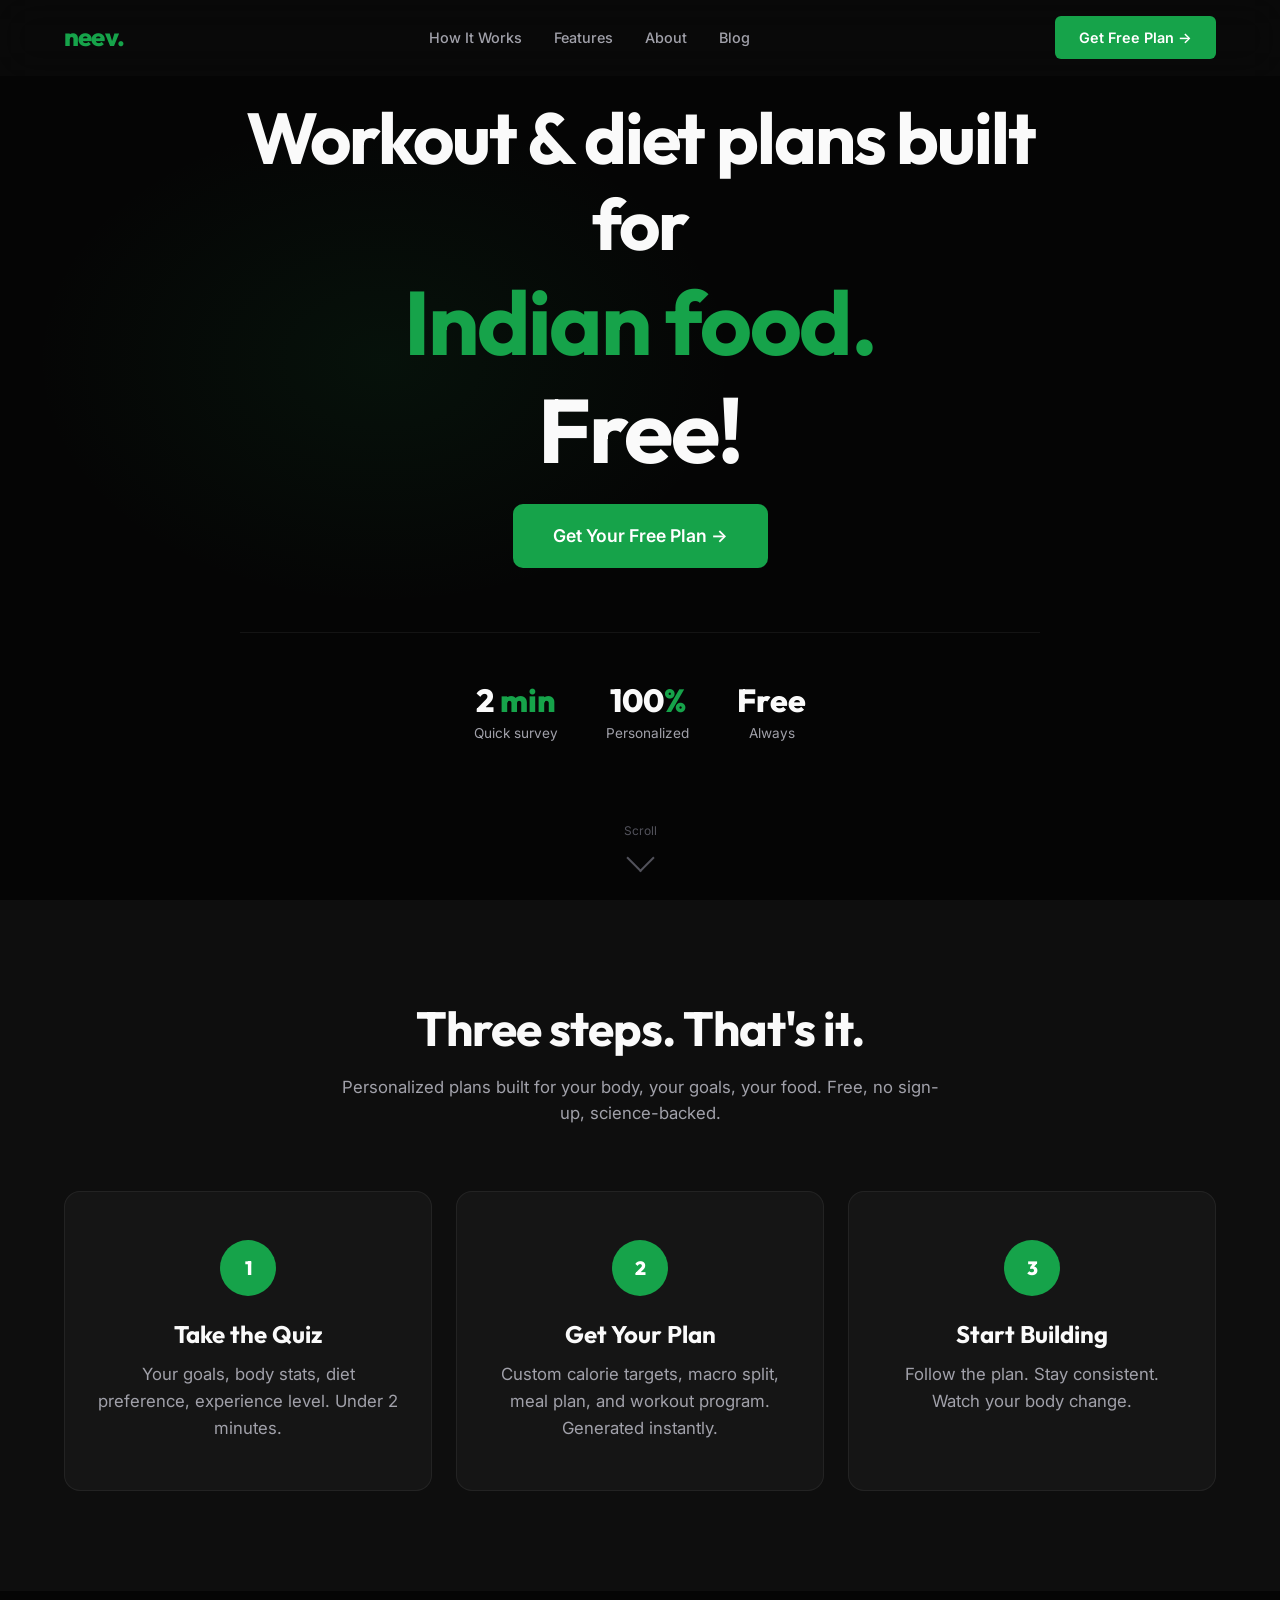
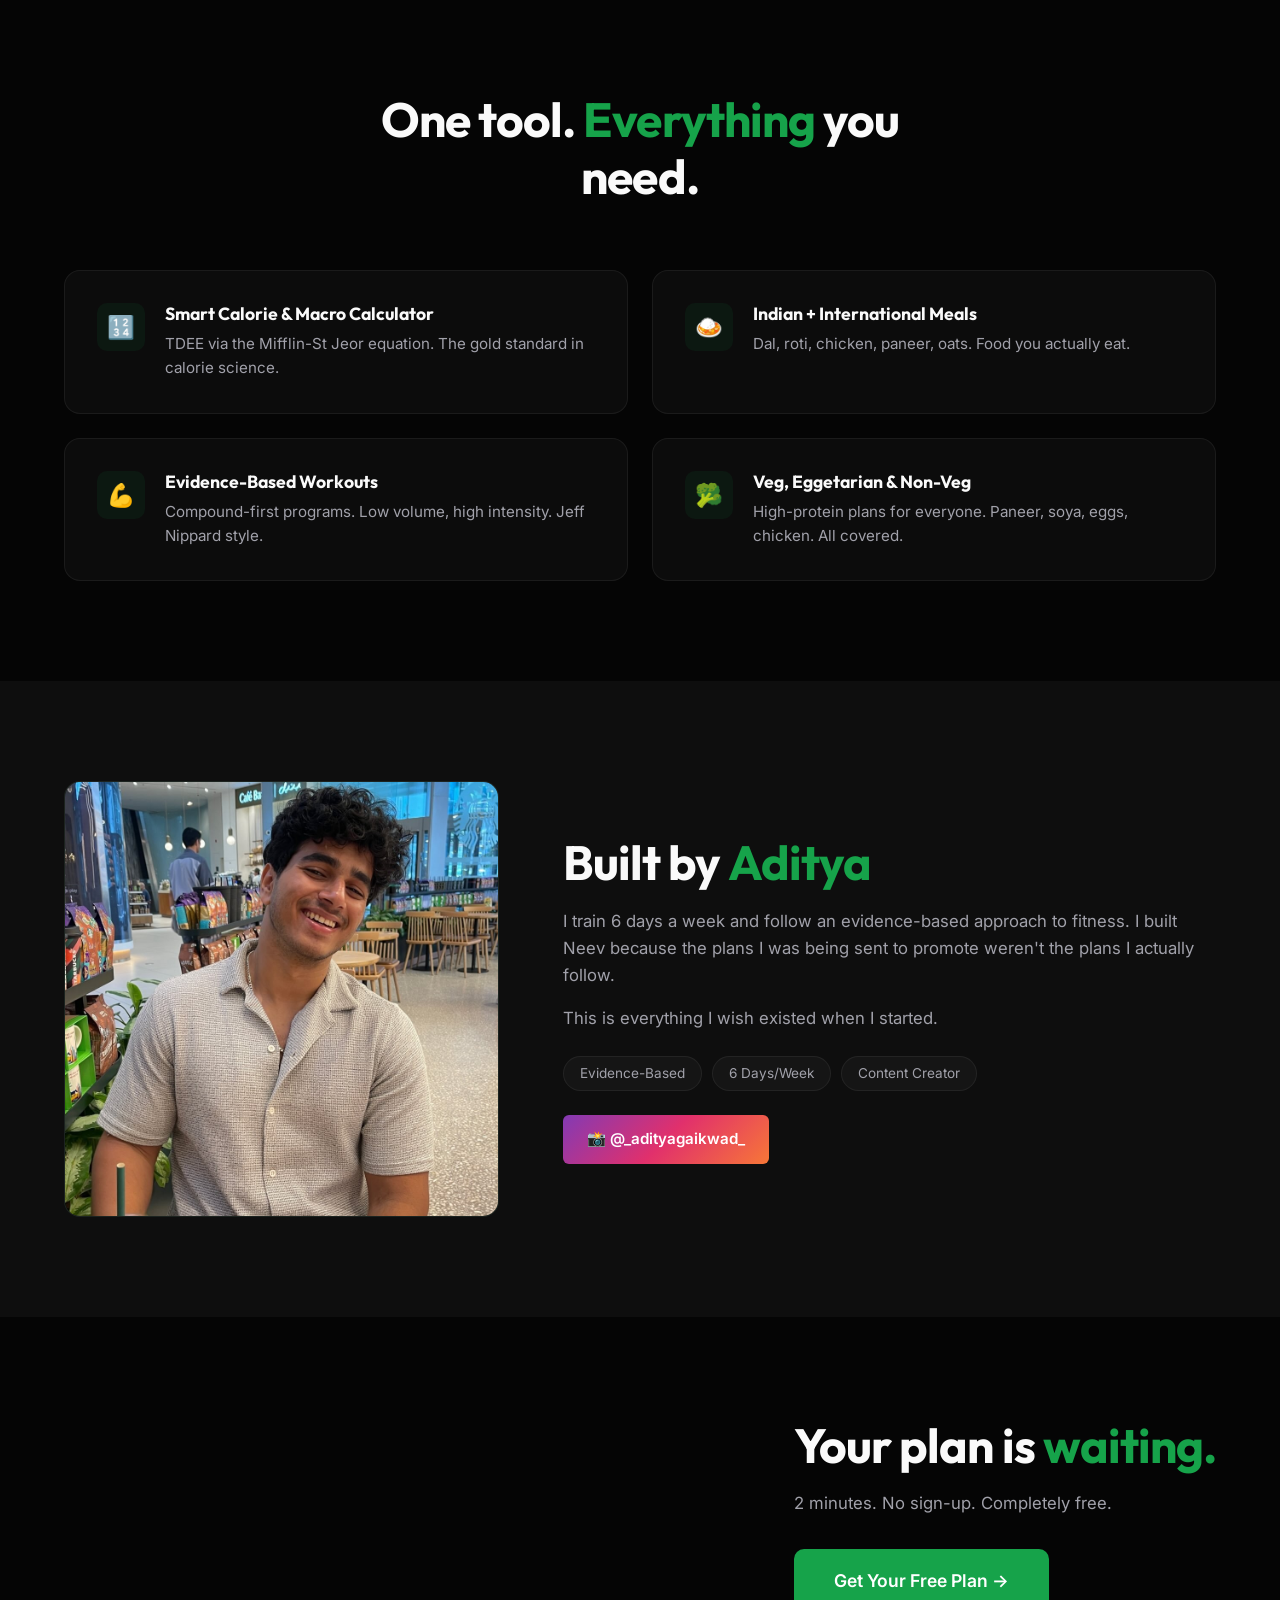
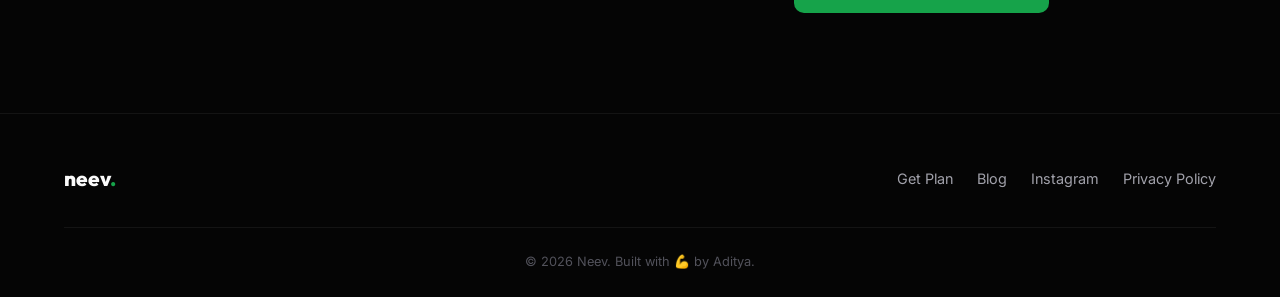
<file: index.html>
<!DOCTYPE html>
<html lang="en">
<head>
  <meta charset="UTF-8">
  <meta name="viewport" content="width=device-width, initial-scale=1.0, viewport-fit=cover">
  <title>Neev — Free Workout & Diet Plans Built for Indian Food</title>
  <meta name="description" content="Get a free personalized workout and diet plan built for Indian food. Science-backed fitness plans for beginners and intermediates. No sign-up needed.">
  <meta name="keywords" content="fitness plan, diet plan, workout plan, Indian diet, gym beginner, protein, muscle gain, fat loss, TDEE calculator">
  <meta name="theme-color" content="#050505">
  <link rel="stylesheet" href="style.css">
  <script async src="https://pagead2.googlesyndication.com/pagead/js/adsbygoogle.js?client=ca-pub-9904864154045842" crossorigin="anonymous"></script>
</head>
<body>

  <!-- Navbar -->
  <nav class="navbar" id="navbar">
    <div class="container">
      <a href="index.html" class="nav-logo">neev<span>.</span></a>
      <ul class="nav-links" id="navLinks">
        <li><a href="#how-it-works">How It Works</a></li>
        <li><a href="#features">Features</a></li>
        <li><a href="#creator">About</a></li>
        <li><a href="blog.html">Blog</a></li>
      </ul>
      <a href="survey.html" class="nav-cta">Get Free Plan →</a>
      <button class="nav-mobile-toggle" id="mobileToggle" aria-label="Toggle menu">☰</button>
    </div>
  </nav>

  <!-- Hero -->
  <section class="hero" id="hero">
    <div class="hero-bg"></div>
    <div class="container">
      <div class="hero-content">
        <h1>Workout & diet plans built for<br><span class="text-gradient" style="font-size:1.25em;">Indian food.</span><br><span style="font-size:1.25em;">Free!</span></h1>
        <div class="hero-buttons">
          <a href="survey.html" class="btn btn-primary btn-lg">Get Your Free Plan →</a>
        </div>
        <div class="hero-stats">
          <div class="hero-stat">
            <h3>2 <span>min</span></h3>
            <p>Quick survey</p>
          </div>
          <div class="hero-stat">
            <h3>100<span>%</span></h3>
            <p>Personalized</p>
          </div>
          <div class="hero-stat">
            <h3>Free</h3>
            <p>Always</p>
          </div>
        </div>
      </div>
    </div>
    <div class="scroll-indicator">
      <span>Scroll</span>
      <div class="arrow"></div>
    </div>
  </section>

  <!-- How It Works -->
  <section class="steps" id="how-it-works">
    <div class="container">
      <div class="section-header fade-in">
        <h2>Three steps. That's it.</h2>
        <p>Personalized plans built for your body, your goals, your food. Free, no sign-up, science-backed.</p>
      </div>
      <div class="steps-grid">
        <div class="card step-card fade-in">
          <div class="step-number">1</div>
          <h3>Take the Quiz</h3>
          <p>Your goals, body stats, diet preference, experience level. Under 2 minutes.</p>
        </div>
        <div class="card step-card fade-in fade-in-delay-1">
          <div class="step-number">2</div>
          <h3>Get Your Plan</h3>
          <p>Custom calorie targets, macro split, meal plan, and workout program. Generated instantly.</p>
        </div>
        <div class="card step-card fade-in fade-in-delay-2">
          <div class="step-number">3</div>
          <h3>Start Building</h3>
          <p>Follow the plan. Stay consistent. Watch your body change.</p>
        </div>
      </div>
    </div>
  </section>

  <!-- Features -->
  <section class="features" id="features">
    <div class="container">
      <div class="section-header fade-in">
        <h2>One tool. <span class="text-gradient">Everything</span> you need.</h2>
      </div>
      <div class="features-grid">
        <div class="card feature-card fade-in">
          <div class="feature-icon">🔢</div>
          <div>
            <h3>Smart Calorie & Macro Calculator</h3>
            <p>TDEE via the Mifflin-St Jeor equation. The gold standard in calorie science.</p>
          </div>
        </div>
        <div class="card feature-card fade-in fade-in-delay-1">
          <div class="feature-icon">🍛</div>
          <div>
            <h3>Indian + International Meals</h3>
            <p>Dal, roti, chicken, paneer, oats. Food you actually eat.</p>
          </div>
        </div>
        <div class="card feature-card fade-in">
          <div class="feature-icon">💪</div>
          <div>
            <h3>Evidence-Based Workouts</h3>
            <p>Compound-first programs. Low volume, high intensity. Jeff Nippard style.</p>
          </div>
        </div>
        <div class="card feature-card fade-in fade-in-delay-1">
          <div class="feature-icon">🥦</div>
          <div>
            <h3>Veg, Eggetarian & Non-Veg</h3>
            <p>High-protein plans for everyone. Paneer, soya, eggs, chicken. All covered.</p>
          </div>
        </div>
      </div>
    </div>
  </section>

  <!-- Creator -->
  <section class="creator" id="creator">
    <div class="container">
      <div class="creator-content">
        <div class="creator-image fade-in">
          <img src="assets/aditya.jpg" alt="Aditya — Creator of Neev" style="width:100%;height:100%;object-fit:cover;object-position:center top;">
        </div>
        <div class="creator-info fade-in fade-in-delay-1">
          <h2>Built by <span class="text-gradient">Aditya</span></h2>
          <p>I train 6 days a week and follow an evidence-based approach to fitness. I built Neev because the plans I was being sent to promote weren't the plans I actually follow.</p>
          <p>This is everything I wish existed when I started.</p>
          <div class="creator-tags">
            <span class="creator-tag">Evidence-Based</span>
            <span class="creator-tag">6 Days/Week</span>
            <span class="creator-tag">Content Creator</span>
          </div>
          <a href="https://instagram.com/_adityagaikwad_" target="_blank" rel="noopener" class="instagram-link">
            📸 @_adityagaikwad_
          </a>
        </div>
      </div>
    </div>
  </section>

  <!-- CTA -->
  <section style="padding: 100px 0;">
    <div class="container" style="display:flex; justify-content:flex-end;">
      <div class="fade-in" style="max-width: 500px; text-align: left;">
        <h2>Your plan is <span class="text-gradient">waiting.</span></h2>
        <p style="margin: 16px 0 32px;">2 minutes. No sign-up. Completely free.</p>
        <a href="survey.html" class="btn btn-primary btn-lg">Get Your Free Plan →</a>
      </div>
    </div>
  </section>

  <!-- Footer -->
  <footer class="footer">
    <div class="container">
      <div class="footer-content">
        <div class="footer-logo">neev<span>.</span></div>
        <ul class="footer-links">
          <li><a href="survey.html">Get Plan</a></li>
          <li><a href="blog.html">Blog</a></li>
          <li><a href="https://instagram.com/_adityagaikwad_" target="_blank" rel="noopener">Instagram</a></li>
          <li><a href="privacy.html">Privacy Policy</a></li>
        </ul>
      </div>
      <div class="footer-bottom">
        <p>© 2026 Neev. Built with 💪 by Aditya.</p>
      </div>
    </div>
  </footer>

  <script src="js/animations.js"></script>

  <script>
    // Navbar scroll effect
    window.addEventListener('scroll', () => {
      document.getElementById('navbar').classList.toggle('scrolled', window.scrollY > 50);
    });
    // Mobile menu toggle
    document.getElementById('mobileToggle').addEventListener('click', () => {
      document.getElementById('navLinks').classList.toggle('mobile-open');
    });

  </script>
</body>
</html>
</file>
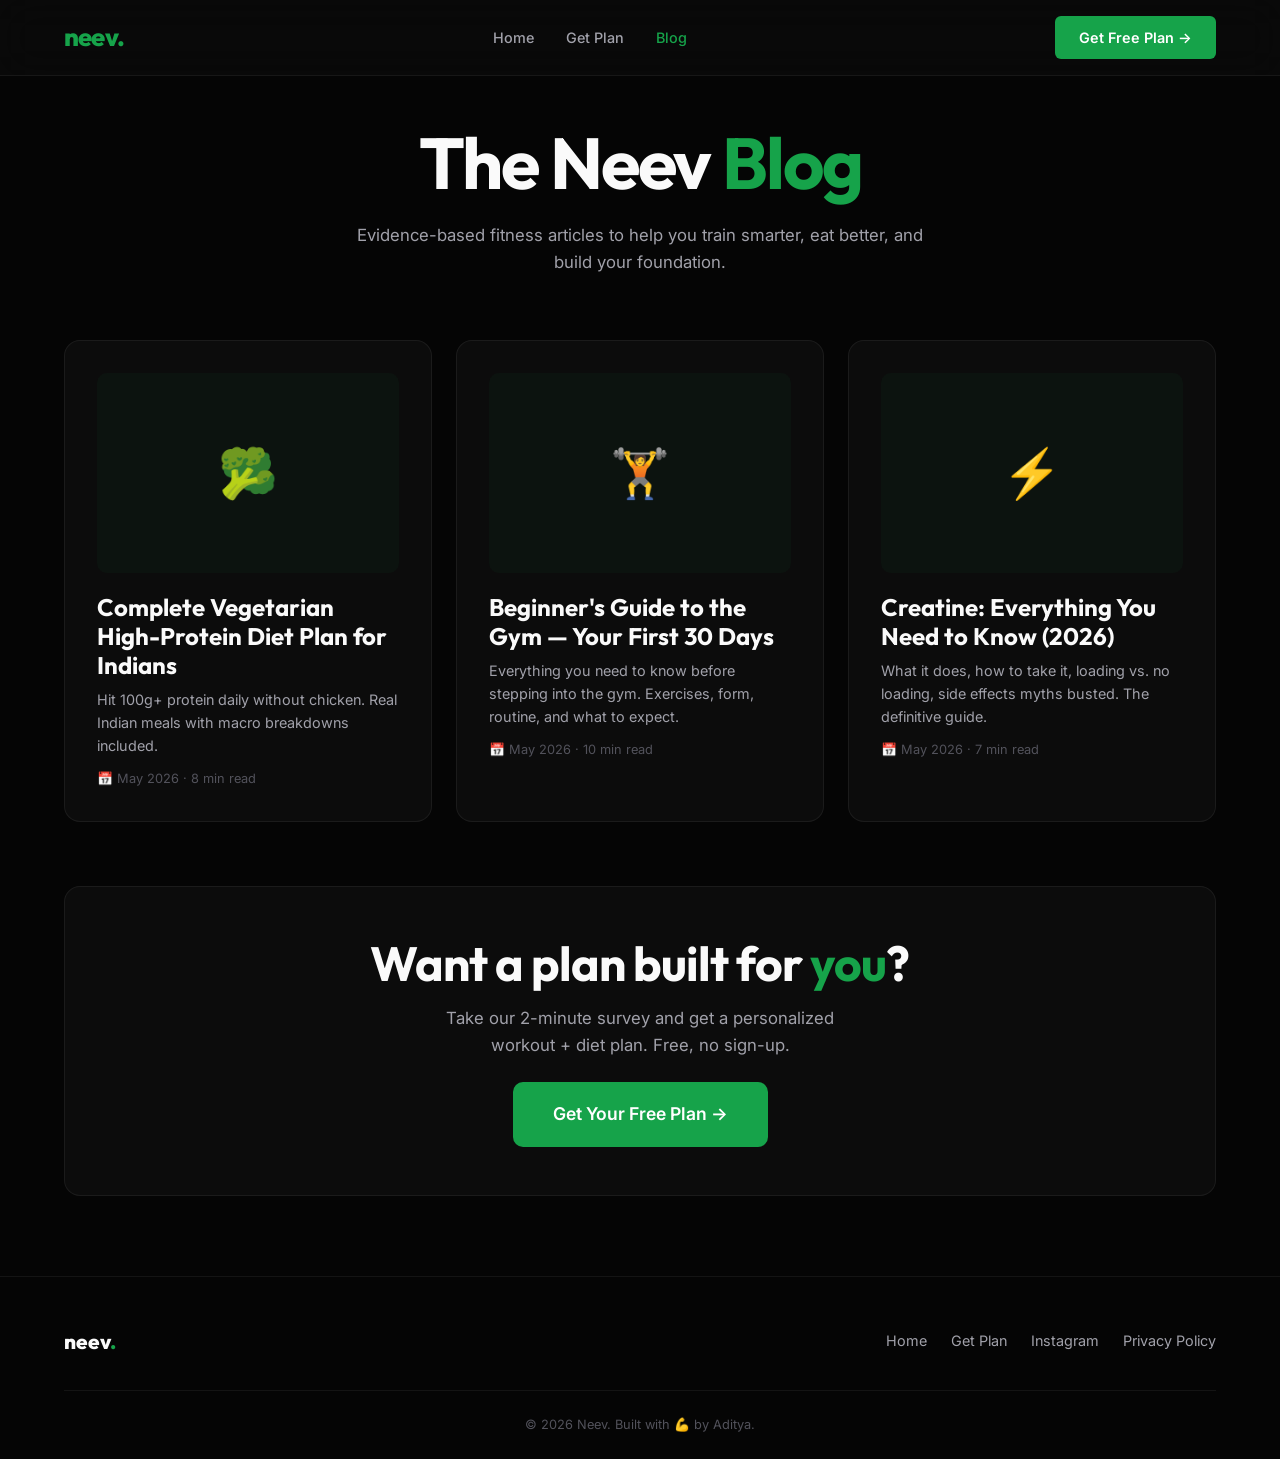
<file: blog.html>
<!DOCTYPE html>
<html lang="en">
<head>
  <meta charset="UTF-8">
  <meta name="viewport" content="width=device-width, initial-scale=1.0, viewport-fit=cover">
  <title>Neev Blog — Fitness Tips, Diet Plans & Workout Guides</title>
  <meta name="description" content="Science-backed fitness articles on diet plans, workout routines, supplements, and healthy lifestyle tips for Indians.">
  <meta name="theme-color" content="#0a0a0a">
  <link rel="stylesheet" href="style.css">
  <script async src="https://pagead2.googlesyndication.com/pagead/js/adsbygoogle.js?client=ca-pub-9904864154045842" crossorigin="anonymous"></script>
</head>
<body>

  <nav class="navbar scrolled">
    <div class="container">
      <a href="index.html" class="nav-logo">neev<span>.</span></a>
      <ul class="nav-links" id="navLinks">
        <li><a href="index.html">Home</a></li>
        <li><a href="survey.html">Get Plan</a></li>
        <li><a href="#" style="color:var(--primary)">Blog</a></li>
      </ul>
      <a href="survey.html" class="nav-cta">Get Free Plan →</a>
      <button class="nav-mobile-toggle" id="mobileToggle" aria-label="Toggle menu">☰</button>
    </div>
  </nav>

  <div class="blog-page">
    <div class="container">
      <div class="section-header fade-in" style="padding-top:20px;">
        <h1>The Neev <span class="text-gradient">Blog</span></h1>
        <p>Evidence-based fitness articles to help you train smarter, eat better, and build your foundation.</p>
      </div>

      <div class="blog-grid">
        <a href="articles/vegetarian-protein-diet.html" class="card blog-card fade-in" style="text-decoration:none;color:inherit;">
          <div class="blog-card-image">🥦</div>
          <h3>Complete Vegetarian High-Protein Diet Plan for Indians</h3>
          <p>Hit 100g+ protein daily without chicken. Real Indian meals with macro breakdowns included.</p>
          <div class="blog-meta">📅 May 2026 · 8 min read</div>
        </a>

        <a href="articles/beginner-gym-guide.html" class="card blog-card fade-in fade-in-delay-1" style="text-decoration:none;color:inherit;">
          <div class="blog-card-image">🏋️</div>
          <h3>Beginner's Guide to the Gym — Your First 30 Days</h3>
          <p>Everything you need to know before stepping into the gym. Exercises, form, routine, and what to expect.</p>
          <div class="blog-meta">📅 May 2026 · 10 min read</div>
        </a>

        <a href="articles/creatine-guide.html" class="card blog-card fade-in fade-in-delay-2" style="text-decoration:none;color:inherit;">
          <div class="blog-card-image">⚡</div>
          <h3>Creatine: Everything You Need to Know (2026)</h3>
          <p>What it does, how to take it, loading vs. no loading, side effects myths busted. The definitive guide.</p>
          <div class="blog-meta">📅 May 2026 · 7 min read</div>
        </a>
      </div>

      <!-- CTA -->
      <div class="card fade-in" style="padding:48px;text-align:center;margin-top:64px;">
        <h2>Want a plan built for <span class="text-gradient">you</span>?</h2>
        <p style="margin:12px auto 24px;max-width:450px;">Take our 2-minute survey and get a personalized workout + diet plan. Free, no sign-up.</p>
        <a href="survey.html" class="btn btn-primary btn-lg">Get Your Free Plan →</a>
      </div>
    </div>
  </div>

  <footer class="footer" style="margin-top:80px;">
    <div class="container">
      <div class="footer-content">
        <div class="footer-logo">neev<span>.</span></div>
        <ul class="footer-links">
          <li><a href="index.html">Home</a></li>
          <li><a href="survey.html">Get Plan</a></li>
          <li><a href="https://instagram.com/_adityagaikwad_" target="_blank" rel="noopener">Instagram</a></li>
          <li><a href="privacy.html">Privacy Policy</a></li>
        </ul>
      </div>
      <div class="footer-bottom">
        <p>&copy; 2026 Neev. Built with 💪 by Aditya.</p>
      </div>
    </div>
  </footer>

  <script src="js/animations.js"></script>

  <script>
    document.getElementById('mobileToggle')?.addEventListener('click', () => {
      document.getElementById('navLinks').classList.toggle('mobile-open');
    });

  </script>
</body>
</html>
</file>
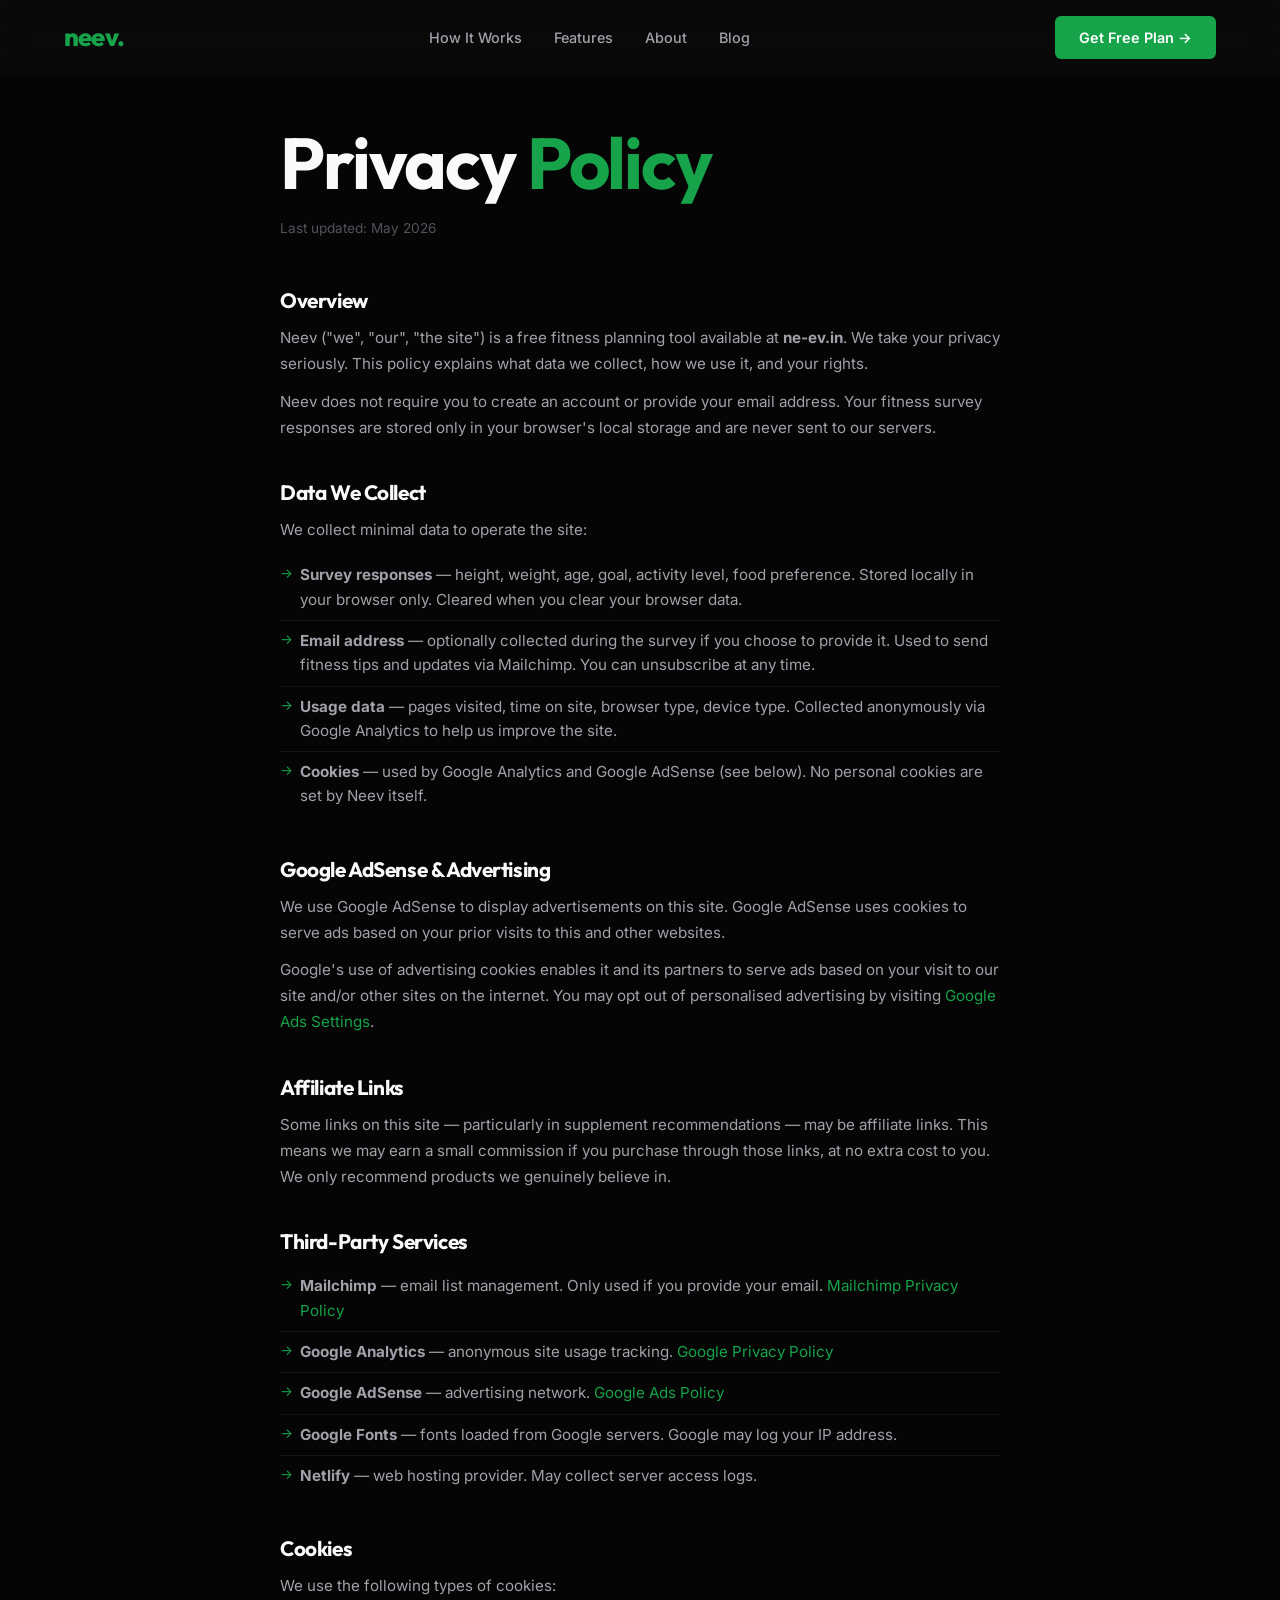
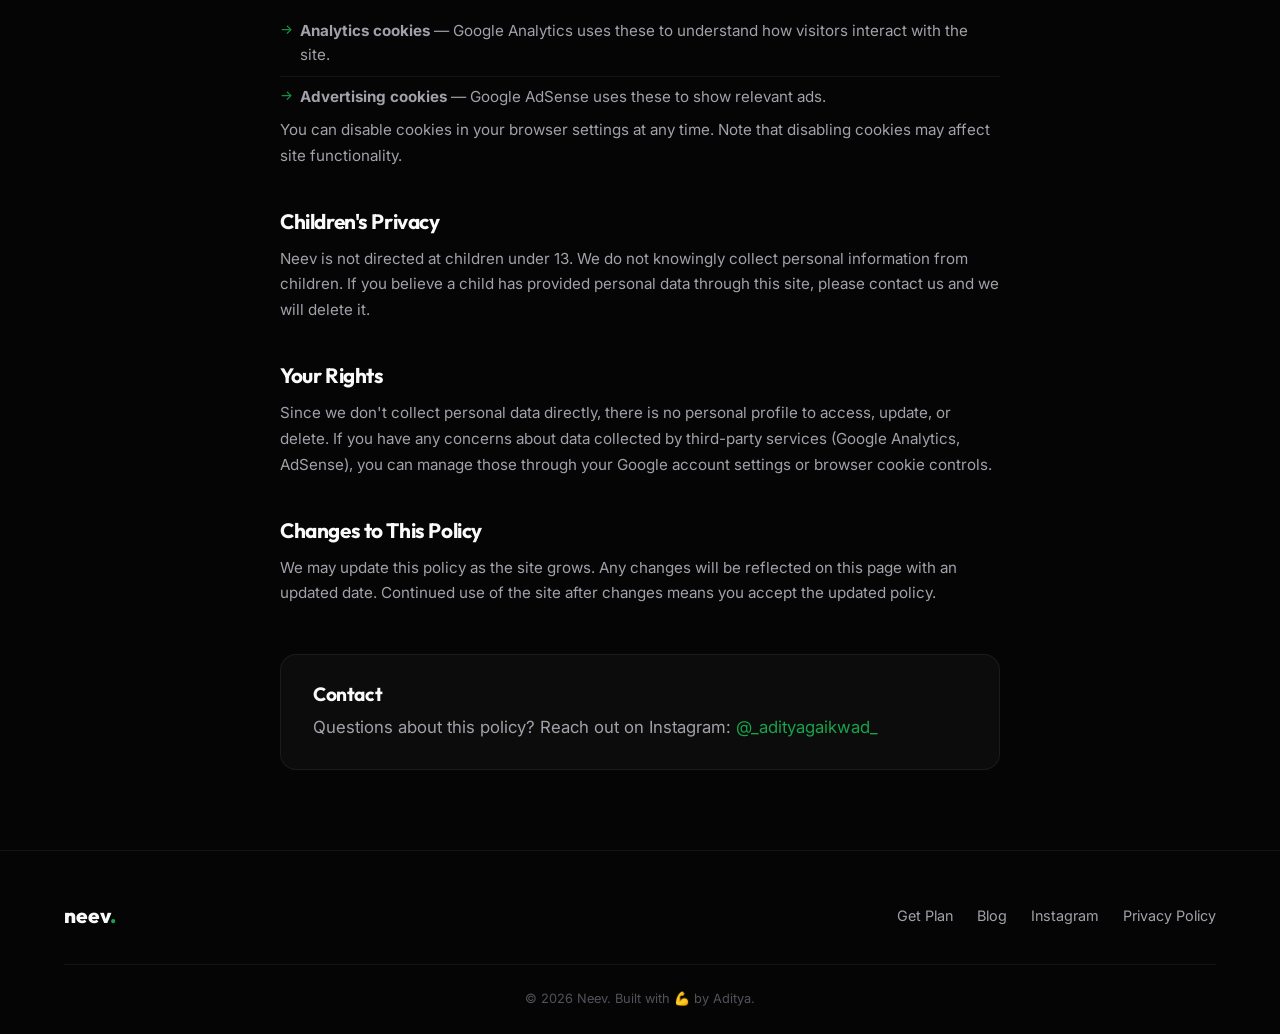
<file: privacy.html>
<!DOCTYPE html>
<html lang="en">
<head>
  <meta charset="UTF-8">
  <meta name="viewport" content="width=device-width, initial-scale=1.0, viewport-fit=cover">
  <title>Privacy Policy — Neev</title>
  <meta name="description" content="Privacy policy for Neev — free personalized fitness plans for Indian beginners.">
  <meta name="theme-color" content="#050505">
  <link rel="stylesheet" href="style.css">
  <script async src="https://pagead2.googlesyndication.com/pagead/js/adsbygoogle.js?client=ca-pub-9904864154045842" crossorigin="anonymous"></script>
  <style>
    .privacy-page { padding-top: 120px; padding-bottom: 80px; }
    .privacy-content { max-width: 720px; margin: 0 auto; }
    .privacy-content h1 { margin-bottom: 12px; }
    .privacy-content .last-updated { color: var(--text-dim); font-size: 0.85rem; margin-bottom: 48px; }
    .privacy-section { margin-bottom: 40px; }
    .privacy-section h2 { font-size: 1.3rem; margin-bottom: 12px; color: var(--text); }
    .privacy-section p { margin-bottom: 12px; font-size: 0.95rem; line-height: 1.7; }
    .privacy-section ul { list-style: none; padding: 0; }
    .privacy-section ul li {
      padding: 8px 0 8px 20px; position: relative;
      color: var(--text-muted); font-size: 0.95rem; line-height: 1.6;
      border-bottom: 1px solid var(--card-border);
    }
    .privacy-section ul li:last-child { border-bottom: none; }
    .privacy-section ul li::before {
      content: '→'; position: absolute; left: 0;
      color: var(--primary); font-size: 0.85rem;
    }
    .privacy-contact {
      background: var(--card); border: 1px solid var(--card-border);
      border-radius: var(--radius); padding: 28px 32px; margin-top: 48px;
    }
    .privacy-contact h2 { margin-bottom: 8px; font-size: 1.2rem; }
    .privacy-contact a { color: var(--primary); }
  </style>
</head>
<body>

  <!-- Navbar -->
  <nav class="navbar" id="navbar">
    <div class="container">
      <a href="index.html" class="nav-logo">neev<span>.</span></a>
      <ul class="nav-links" id="navLinks">
        <li><a href="index.html#how-it-works">How It Works</a></li>
        <li><a href="index.html#features">Features</a></li>
        <li><a href="index.html#creator">About</a></li>
        <li><a href="blog.html">Blog</a></li>
      </ul>
      <a href="survey.html" class="nav-cta">Get Free Plan →</a>
      <button class="nav-mobile-toggle" id="mobileToggle" aria-label="Toggle menu">☰</button>
    </div>
  </nav>

  <main class="privacy-page">
    <div class="container">
      <div class="privacy-content">

        <h1>Privacy <span class="text-gradient">Policy</span></h1>
        <p class="last-updated">Last updated: May 2026</p>

        <div class="privacy-section">
          <h2>Overview</h2>
          <p>Neev ("we", "our", "the site") is a free fitness planning tool available at <strong>ne-ev.in</strong>. We take your privacy seriously. This policy explains what data we collect, how we use it, and your rights.</p>
          <p>Neev does not require you to create an account or provide your email address. Your fitness survey responses are stored only in your browser's local storage and are never sent to our servers.</p>
        </div>

        <div class="privacy-section">
          <h2>Data We Collect</h2>
          <p>We collect minimal data to operate the site:</p>
          <ul>
            <li><strong>Survey responses</strong> — height, weight, age, goal, activity level, food preference. Stored locally in your browser only. Cleared when you clear your browser data.</li>
            <li><strong>Email address</strong> — optionally collected during the survey if you choose to provide it. Used to send fitness tips and updates via Mailchimp. You can unsubscribe at any time.</li>
            <li><strong>Usage data</strong> — pages visited, time on site, browser type, device type. Collected anonymously via Google Analytics to help us improve the site.</li>
            <li><strong>Cookies</strong> — used by Google Analytics and Google AdSense (see below). No personal cookies are set by Neev itself.</li>
          </ul>
        </div>

        <div class="privacy-section">
          <h2>Google AdSense & Advertising</h2>
          <p>We use Google AdSense to display advertisements on this site. Google AdSense uses cookies to serve ads based on your prior visits to this and other websites.</p>
          <p>Google's use of advertising cookies enables it and its partners to serve ads based on your visit to our site and/or other sites on the internet. You may opt out of personalised advertising by visiting <a href="https://www.google.com/settings/ads" target="_blank" rel="noopener">Google Ads Settings</a>.</p>
        </div>

        <div class="privacy-section">
          <h2>Affiliate Links</h2>
          <p>Some links on this site — particularly in supplement recommendations — may be affiliate links. This means we may earn a small commission if you purchase through those links, at no extra cost to you. We only recommend products we genuinely believe in.</p>
        </div>

        <div class="privacy-section">
          <h2>Third-Party Services</h2>
          <ul>
            <li><strong>Mailchimp</strong> — email list management. Only used if you provide your email. <a href="https://mailchimp.com/legal/privacy/" target="_blank" rel="noopener">Mailchimp Privacy Policy</a></li>
            <li><strong>Google Analytics</strong> — anonymous site usage tracking. <a href="https://policies.google.com/privacy" target="_blank" rel="noopener">Google Privacy Policy</a></li>
            <li><strong>Google AdSense</strong> — advertising network. <a href="https://policies.google.com/technologies/ads" target="_blank" rel="noopener">Google Ads Policy</a></li>
            <li><strong>Google Fonts</strong> — fonts loaded from Google servers. Google may log your IP address.</li>
            <li><strong>Netlify</strong> — web hosting provider. May collect server access logs.</li>
          </ul>
        </div>

        <div class="privacy-section">
          <h2>Cookies</h2>
          <p>We use the following types of cookies:</p>
          <ul>
            <li><strong>Analytics cookies</strong> — Google Analytics uses these to understand how visitors interact with the site.</li>
            <li><strong>Advertising cookies</strong> — Google AdSense uses these to show relevant ads.</li>
          </ul>
          <p>You can disable cookies in your browser settings at any time. Note that disabling cookies may affect site functionality.</p>
        </div>

        <div class="privacy-section">
          <h2>Children's Privacy</h2>
          <p>Neev is not directed at children under 13. We do not knowingly collect personal information from children. If you believe a child has provided personal data through this site, please contact us and we will delete it.</p>
        </div>

        <div class="privacy-section">
          <h2>Your Rights</h2>
          <p>Since we don't collect personal data directly, there is no personal profile to access, update, or delete. If you have any concerns about data collected by third-party services (Google Analytics, AdSense), you can manage those through your Google account settings or browser cookie controls.</p>
        </div>

        <div class="privacy-section">
          <h2>Changes to This Policy</h2>
          <p>We may update this policy as the site grows. Any changes will be reflected on this page with an updated date. Continued use of the site after changes means you accept the updated policy.</p>
        </div>

        <div class="privacy-contact">
          <h2>Contact</h2>
          <p>Questions about this policy? Reach out on Instagram: <a href="https://instagram.com/_adityagaikwad_" target="_blank" rel="noopener">@_adityagaikwad_</a></p>
        </div>

      </div>
    </div>
  </main>

  <!-- Footer -->
  <footer class="footer">
    <div class="container">
      <div class="footer-content">
        <div class="footer-logo">neev<span>.</span></div>
        <ul class="footer-links">
          <li><a href="survey.html">Get Plan</a></li>
          <li><a href="blog.html">Blog</a></li>
          <li><a href="https://instagram.com/_adityagaikwad_" target="_blank" rel="noopener">Instagram</a></li>
          <li><a href="privacy.html">Privacy Policy</a></li>
        </ul>
      </div>
      <div class="footer-bottom">
        <p>© 2026 Neev. Built with 💪 by Aditya.</p>
      </div>
    </div>
  </footer>

  <script src="js/animations.js"></script>
  <script>
    window.addEventListener('scroll', () => {
      document.getElementById('navbar').classList.toggle('scrolled', window.scrollY > 50);
    });
    document.getElementById('mobileToggle').addEventListener('click', () => {
      document.getElementById('navLinks').classList.toggle('mobile-open');
    });
  </script>
</body>
</html>
</file>
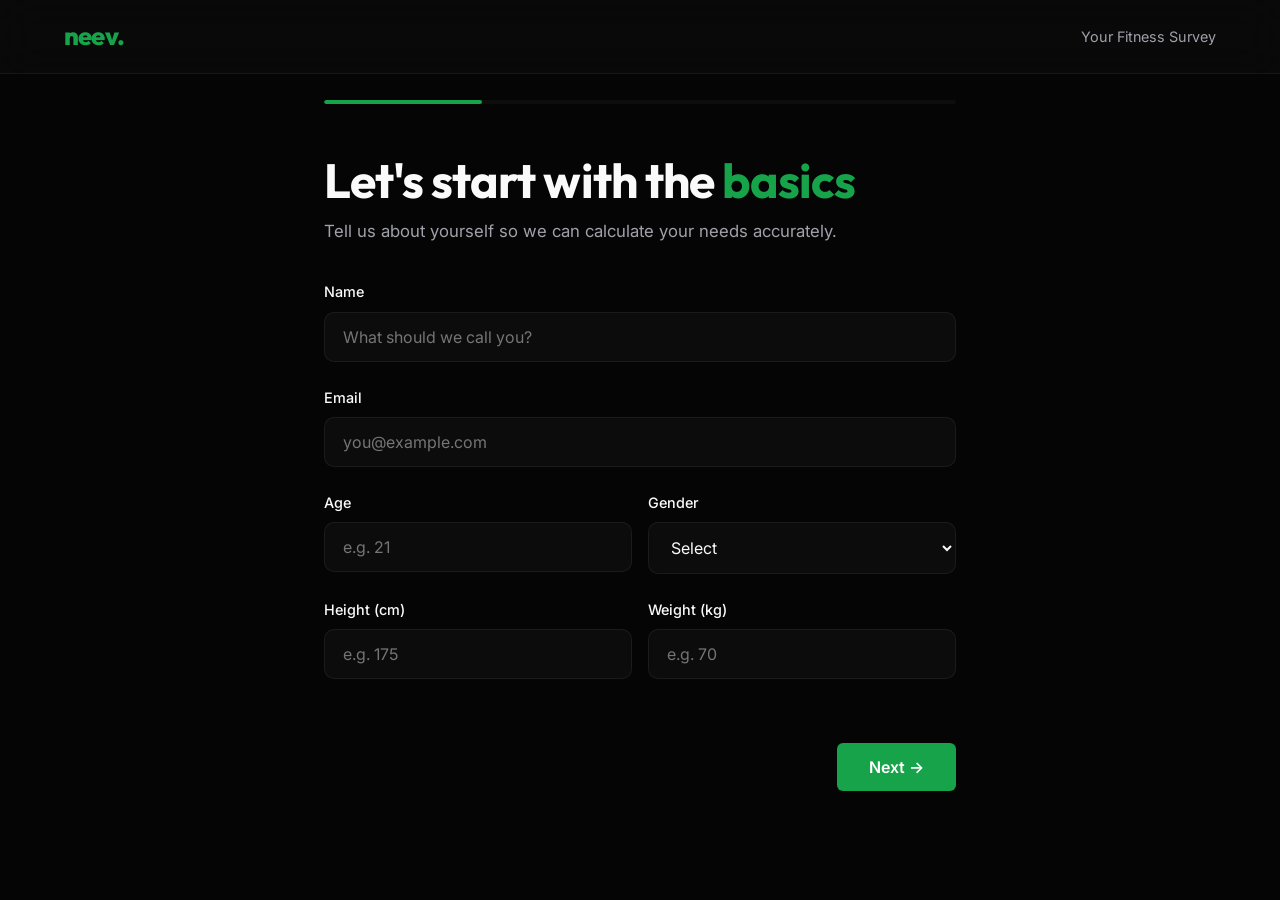
<file: results.html>
<!DOCTYPE html>
<html lang="en">
<head>
  <meta charset="UTF-8">
  <meta name="viewport" content="width=device-width, initial-scale=1.0, viewport-fit=cover">
  <title>Neev — Your Personalized Plan</title>
  <meta name="description" content="Your personalized workout plan, diet plan, and macro breakdown — generated by Neev.">
  <meta name="theme-color" content="#0a0a0a">
  <link rel="stylesheet" href="style.css">
  <script async src="https://pagead2.googlesyndication.com/pagead/js/adsbygoogle.js?client=ca-pub-9904864154045842" crossorigin="anonymous"></script>
</head>
<body>

  <nav class="navbar scrolled">
    <div class="container">
      <a href="index.html" class="nav-logo">neev<span>.</span></a>
      <a href="survey.html" class="nav-cta">Retake Survey</a>
    </div>
  </nav>

  <div class="results-page">
    <div class="container">

      <!-- Header -->
      <div class="results-header fade-in">
        <h1>Your Plan is Ready, <span class="text-gradient" id="userName">Champion</span>!</h1>
        <p>Here's your personalized fitness plan based on your survey. Bookmark this page to come back anytime.</p>
      </div>

      <!-- Top Download Action -->
      <div class="results-actions fade-in" style="margin-bottom:32px;">
        <button class="btn btn-primary btn-lg" onclick="printPlan()">🖨️ Download / Save as PDF</button>
      </div>

      <!-- Stats Overview -->
      <div class="stats-grid" id="statsGrid">
        <div class="card stat-card fade-in">
          <div class="stat-value" id="tdeeValue">—</div>
          <div class="stat-label">TDEE (Maintenance)</div>
        </div>
        <div class="card stat-card fade-in fade-in-delay-1">
          <div class="stat-value" id="targetValue">—</div>
          <div class="stat-label">Target Calories</div>
        </div>
        <div class="card stat-card fade-in fade-in-delay-2">
          <div class="stat-value" id="goalValue">—</div>
          <div class="stat-label">Goal</div>
        </div>
        <div class="card stat-card fade-in fade-in-delay-3">
          <div class="stat-value" id="splitValue">—</div>
          <div class="stat-label">Workout Split</div>
        </div>
      </div>

      <!-- Macros -->
      <div class="card plan-section fade-in" id="macroSection">
        <h2>Your Daily <span class="text-gradient">Macros</span></h2>
        <div class="macro-bar" id="macroBar"></div>
        <div class="macro-legend" id="macroLegend"></div>
        <div style="display:grid;grid-template-columns:repeat(3,1fr);gap:16px;margin-top:24px;" id="macroCards"></div>
      </div>

      <!-- Diet Plan -->
      <div class="card plan-section fade-in" id="dietSection">
        <h2>Your 7-Day <span class="text-gradient">Diet Plan</span></h2>
        <p style="margin-bottom:24px;">Meals tailored to your calorie target and food preferences. Adjust portions as needed to hit your numbers.</p>
        <div id="mealPlanContainer"></div>
      </div>

      <!-- Supplement Recommendations -->
      <div class="card plan-section fade-in" id="supplementSection">
        <h2>Supplement <span class="text-gradient">Recommendations</span></h2>
        <p style="margin-bottom:24px;">These are optional but can help you hit your protein targets and support recovery.</p>
        <div style="display:grid;grid-template-columns:repeat(auto-fill,minmax(250px,1fr));gap:16px;" id="supplementGrid">
          <div class="card" style="padding:20px;">
            <h3>💪 Whey Protein</h3>
            <p style="font-size:0.9rem;margin-top:8px;">1 scoop post-workout. Helps hit daily protein target easily. Choose any reputed brand.</p>
          </div>
          <div class="card" style="padding:20px;">
            <h3>⚡ Creatine Monohydrate</h3>
            <p style="font-size:0.9rem;margin-top:8px;">5g daily. Most researched supplement. Improves strength and muscle fullness. No need to cycle.</p>
          </div>
          <div class="card" style="padding:20px;">
            <h3>🐟 Fish Oil (Omega-3)</h3>
            <p style="font-size:0.9rem;margin-top:8px;">1-2 capsules daily. Supports joint health, reduces inflammation, and aids recovery.</p>
          </div>
          <div class="card" style="padding:20px;">
            <h3>☀️ Vitamin D3</h3>
            <p style="font-size:0.9rem;margin-top:8px;">Most Indians are deficient. 1000-2000 IU daily supports bone health, immunity, and mood.</p>
          </div>
        </div>
      </div>

      <!-- Workout Plan -->
      <div class="card plan-section fade-in" id="workoutSection">
        <h2>Your <span class="text-gradient">Workout Plan</span></h2>
        <p style="margin-bottom:8px;" id="workoutName"></p>
        <p style="margin-bottom:24px;font-size:0.9rem;" id="workoutDesc"></p>
        <div id="workoutContainer"></div>
      </div>

      <!-- Lifestyle Tips -->
      <div class="card plan-section fade-in" id="lifestyleSection">
        <h2>Lifestyle <span class="text-gradient">Tips</span></h2>
        <div style="display:grid;grid-template-columns:repeat(auto-fill,minmax(250px,1fr));gap:16px;margin-top:24px;" id="lifestyleTips"></div>
      </div>


      <!-- Actions -->
      <div class="results-actions fade-in">
        <button class="btn btn-primary btn-lg" onclick="printPlan()">🖨️ Print / Save as PDF</button>
        <a href="survey.html" class="btn btn-secondary btn-lg">🔄 Retake Survey</a>
        <a href="https://instagram.com/_adityagaikwad_" target="_blank" rel="noopener" class="btn btn-secondary btn-lg">📸 Follow for More Tips</a>
      </div>

      <!-- CTA -->
      <div class="card fade-in" style="padding:48px;text-align:center;margin-top:48px;">
        <h3>Found this helpful?</h3>
        <p style="margin:12px auto 24px;max-width:400px;">Share Neev with someone who needs a fitness plan. It's free and always will be.</p>
        <button class="btn btn-primary" onclick="shareNeev()">Share Neev 🔗</button>
      </div>

    </div>
  </div>

  <footer class="footer">
    <div class="container">
      <div class="footer-content">
        <div class="footer-logo">neev<span>.</span></div>
        <ul class="footer-links">
          <li><a href="index.html">Home</a></li>
          <li><a href="blog.html">Blog</a></li>
          <li><a href="https://instagram.com/_adityagaikwad_" target="_blank" rel="noopener">Instagram</a></li>
          <li><a href="privacy.html">Privacy Policy</a></li>
        </ul>
      </div>
      <div class="footer-bottom">
        <p>&copy; 2026 Neev. Built with 💪 by Aditya.</p>
      </div>
    </div>
  </footer>

  <script src="js/calculator.js"></script>
  <script src="js/meals.js"></script>
  <script src="js/workouts.js"></script>
  <script src="js/results.js"></script>
  <script src="js/animations.js"></script>

</body>
</html>
</file>
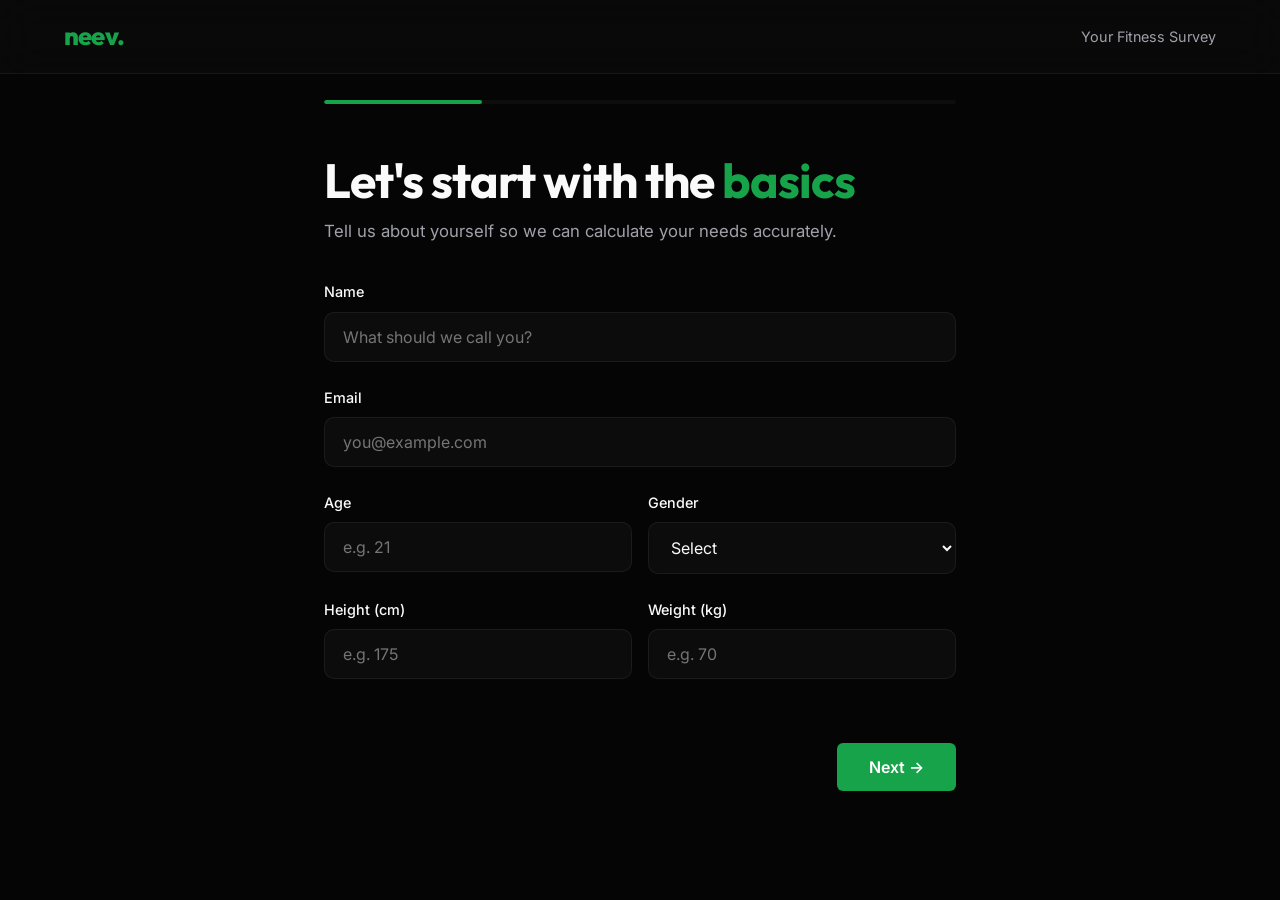
<file: survey.html>
<!DOCTYPE html>
<html lang="en">
<head>
  <meta charset="UTF-8">
  <meta name="viewport" content="width=device-width, initial-scale=1.0, viewport-fit=cover">
  <title>Neev — Your Fitness Survey</title>
  <meta name="description" content="Take a 2-minute fitness survey and get your personalized workout and diet plan for free.">
  <meta name="theme-color" content="#050505">
  <link rel="stylesheet" href="style.css">
  <script async src="https://pagead2.googlesyndication.com/pagead/js/adsbygoogle.js?client=ca-pub-9904864154045842" crossorigin="anonymous"></script>
</head>
<body>

  <nav class="navbar scrolled" id="navbar">
    <div class="container">
      <a href="index.html" class="nav-logo">neev<span>.</span></a>
      <div style="font-size:0.9rem;color:var(--text-muted)">Your Fitness Survey</div>
    </div>
  </nav>

  <div class="survey-page">
    <div class="container survey-container">
      <div class="progress-bar">
        <div class="progress-fill" id="progressFill" style="width: 25%"></div>
      </div>

      <!-- Step 1: Basic Info -->
      <div class="survey-step active" id="step1">
        <h2>Let's start with the <span class="text-gradient">basics</span></h2>
        <p>Tell us about yourself so we can calculate your needs accurately.</p>
        <div class="form-group">
          <label for="name">Name</label>
          <input type="text" id="name" placeholder="What should we call you?">
        </div>
        <div class="form-group">
          <label for="email">Email</label>
          <input type="email" id="email" placeholder="you@example.com" required>
        </div>
        <div class="form-row">
          <div class="form-group">
            <label for="age">Age</label>
            <input type="number" id="age" placeholder="e.g. 21" min="14" max="80" required>
          </div>
          <div class="form-group">
            <label for="gender">Gender</label>
            <select id="gender" required>
              <option value="" disabled selected>Select</option>
              <option value="male">Male</option>
              <option value="female">Female</option>
              <option value="other">Other</option>
            </select>
          </div>
        </div>
        <div class="form-row">
          <div class="form-group">
            <label for="height">Height (cm)</label>
            <input type="number" id="height" placeholder="e.g. 175" min="100" max="250" required>
          </div>
          <div class="form-group">
            <label for="weight">Weight (kg)</label>
            <input type="number" id="weight" placeholder="e.g. 70" min="30" max="250" required>
          </div>
        </div>
        <div class="survey-nav">
          <div></div>
          <button class="btn btn-primary" onclick="nextStep(1)">Next →</button>
        </div>
      </div>

      <!-- Step 2: Goals -->
      <div class="survey-step" id="step2">
        <h2>What's your <span class="text-gradient">goal</span>?</h2>
        <p>This determines your calorie target and training approach.</p>
        <div class="form-group">
          <label>Primary Goal</label>
          <div class="option-cards" id="goalCards">
            <div class="option-card" data-value="fat_loss" onclick="selectOption(this, 'goal')">
              <div class="icon">🔥</div>
              <h4>Fat Loss</h4>
              <p>Lose fat, get lean</p>
            </div>
            <div class="option-card" data-value="muscle_gain" onclick="selectOption(this, 'goal')">
              <div class="icon">💪</div>
              <h4>Muscle Gain</h4>
              <p>Build size & strength</p>
            </div>
            <div class="option-card" data-value="recomp" onclick="selectOption(this, 'goal')">
              <div class="icon">⚡</div>
              <h4>Recomposition</h4>
              <p>Lose fat & gain muscle</p>
            </div>
            <div class="option-card" data-value="maintain" onclick="selectOption(this, 'goal')">
              <div class="icon">⚖️</div>
              <h4>Maintain</h4>
              <p>Stay where I am</p>
            </div>
          </div>
        </div>
        <div class="form-group">
          <label>Experience Level</label>
          <div class="option-cards three-col" id="levelCards">
            <div class="option-card" data-value="beginner" onclick="selectOption(this, 'level')">
              <div class="icon">🌱</div>
              <h4>Beginner</h4>
              <p>New to the gym</p>
            </div>
            <div class="option-card" data-value="intermediate" onclick="selectOption(this, 'level')">
              <div class="icon">🌿</div>
              <h4>Intermediate</h4>
              <p>6+ months training</p>
            </div>
            <div class="option-card" data-value="advanced" onclick="selectOption(this, 'level')">
              <div class="icon">🌳</div>
              <h4>Advanced</h4>
              <p>2+ years consistent</p>
            </div>
          </div>
        </div>
        <div class="form-group">
          <label>How many days can you train per week?</label>
          <div class="option-cards" id="daysCards">
            <div class="option-card" data-value="3" onclick="selectOption(this, 'days')">
              <h4>3 Days</h4>
            </div>
            <div class="option-card" data-value="4" onclick="selectOption(this, 'days')">
              <h4>4 Days</h4>
            </div>
            <div class="option-card" data-value="5" onclick="selectOption(this, 'days')">
              <h4>5 Days</h4>
            </div>
            <div class="option-card" data-value="6" onclick="selectOption(this, 'days')">
              <h4>6 Days</h4>
            </div>
          </div>
        </div>
        <div class="survey-nav">
          <button class="btn btn-secondary" onclick="prevStep(2)">← Back</button>
          <button class="btn btn-primary" onclick="nextStep(2)">Next →</button>
        </div>
      </div>

      <!-- Step 3: Diet -->
      <div class="survey-step" id="step3">
        <h2>Let's talk <span class="text-gradient">food</span></h2>
        <p>We'll build a meal plan around what you actually eat.</p>
        <div class="form-group">
          <label>Diet Type</label>
          <div class="option-cards three-col" id="dietCards">
            <div class="option-card" data-value="vegetarian" onclick="selectOption(this, 'diet')">
              <div class="icon">🥦</div>
              <h4>Vegetarian</h4>
              <p>No meat or eggs</p>
            </div>
            <div class="option-card" data-value="eggetarian" onclick="selectOption(this, 'diet')">
              <div class="icon">🥚</div>
              <h4>Eggetarian</h4>
              <p>Veg + eggs</p>
            </div>
            <div class="option-card" data-value="nonveg" onclick="selectOption(this, 'diet')">
              <div class="icon">🍗</div>
              <h4>Non-Vegetarian</h4>
              <p>Everything goes</p>
            </div>
          </div>
        </div>
        <div class="form-group">
          <label>Cuisine Preference</label>
          <div class="option-cards three-col" id="cuisineCards">
            <div class="option-card" data-value="indian" onclick="selectOption(this, 'cuisine')">
              <div class="icon">🇮🇳</div>
              <h4>Indian</h4>
              <p>Dal, roti, rice, curry</p>
            </div>
            <div class="option-card" data-value="international" onclick="selectOption(this, 'cuisine')">
              <div class="icon">🌍</div>
              <h4>International</h4>
              <p>Pasta, salads, wraps</p>
            </div>
            <div class="option-card" data-value="both" onclick="selectOption(this, 'cuisine')">
              <div class="icon">🍽️</div>
              <h4>Both</h4>
              <p>Mix of everything</p>
            </div>
          </div>
        </div>
        <div class="form-group">
          <label for="allergies">Any allergies or restrictions?</label>
          <select id="allergies">
            <option value="none">None</option>
            <option value="dairy">Dairy-free</option>
            <option value="gluten">Gluten-free</option>
            <option value="both">Dairy & Gluten-free</option>
          </select>
        </div>
        <div class="survey-nav">
          <button class="btn btn-secondary" onclick="prevStep(3)">← Back</button>
          <button class="btn btn-primary" onclick="nextStep(3)">Next →</button>
        </div>
      </div>

      <!-- Step 4: Lifestyle -->
      <div class="survey-step" id="step4">
        <h2>Your <span class="text-gradient">lifestyle</span></h2>
        <p>This helps us fine-tune your calorie needs and recommendations.</p>
        <div class="form-group">
          <label>Activity Level (outside of gym)</label>
          <div class="option-cards" id="activityCards">
            <div class="option-card" data-value="sedentary" onclick="selectOption(this, 'activity')">
              <div class="icon">🪑</div>
              <h4>Sedentary</h4>
              <p>Desk job, little movement</p>
            </div>
            <div class="option-card" data-value="light" onclick="selectOption(this, 'activity')">
              <div class="icon">🚶</div>
              <h4>Lightly Active</h4>
              <p>Some walking, light work</p>
            </div>
            <div class="option-card" data-value="moderate" onclick="selectOption(this, 'activity')">
              <div class="icon">🏃</div>
              <h4>Moderately Active</h4>
              <p>Active job or daily cardio</p>
            </div>
            <div class="option-card" data-value="very_active" onclick="selectOption(this, 'activity')">
              <div class="icon">⚡</div>
              <h4>Very Active</h4>
              <p>Physical job + active lifestyle</p>
            </div>
          </div>
        </div>
        <div class="form-row">
          <div class="form-group">
            <label for="sleep">Average Sleep (hours)</label>
            <select id="sleep">
              <option value="less6">Less than 6 hrs</option>
              <option value="6-7">6-7 hours</option>
              <option value="7-8" selected>7-8 hours</option>
              <option value="8+">8+ hours</option>
            </select>
          </div>
          <div class="form-group">
            <label for="water">Daily Water Intake</label>
            <select id="water">
              <option value="less2">Less than 2L</option>
              <option value="2-3">2-3 Litres</option>
              <option value="3+">3+ Litres</option>
            </select>
          </div>
        </div>
        <div class="survey-nav">
          <button class="btn btn-secondary" onclick="prevStep(4)">← Back</button>
          <button class="btn btn-primary btn-lg" onclick="submitSurvey()" id="submitBtn">🚀 Generate My Plan</button>
        </div>
      </div>
    </div>
  </div>

  <script src="js/survey.js"></script>

</body>
</html>
</file>
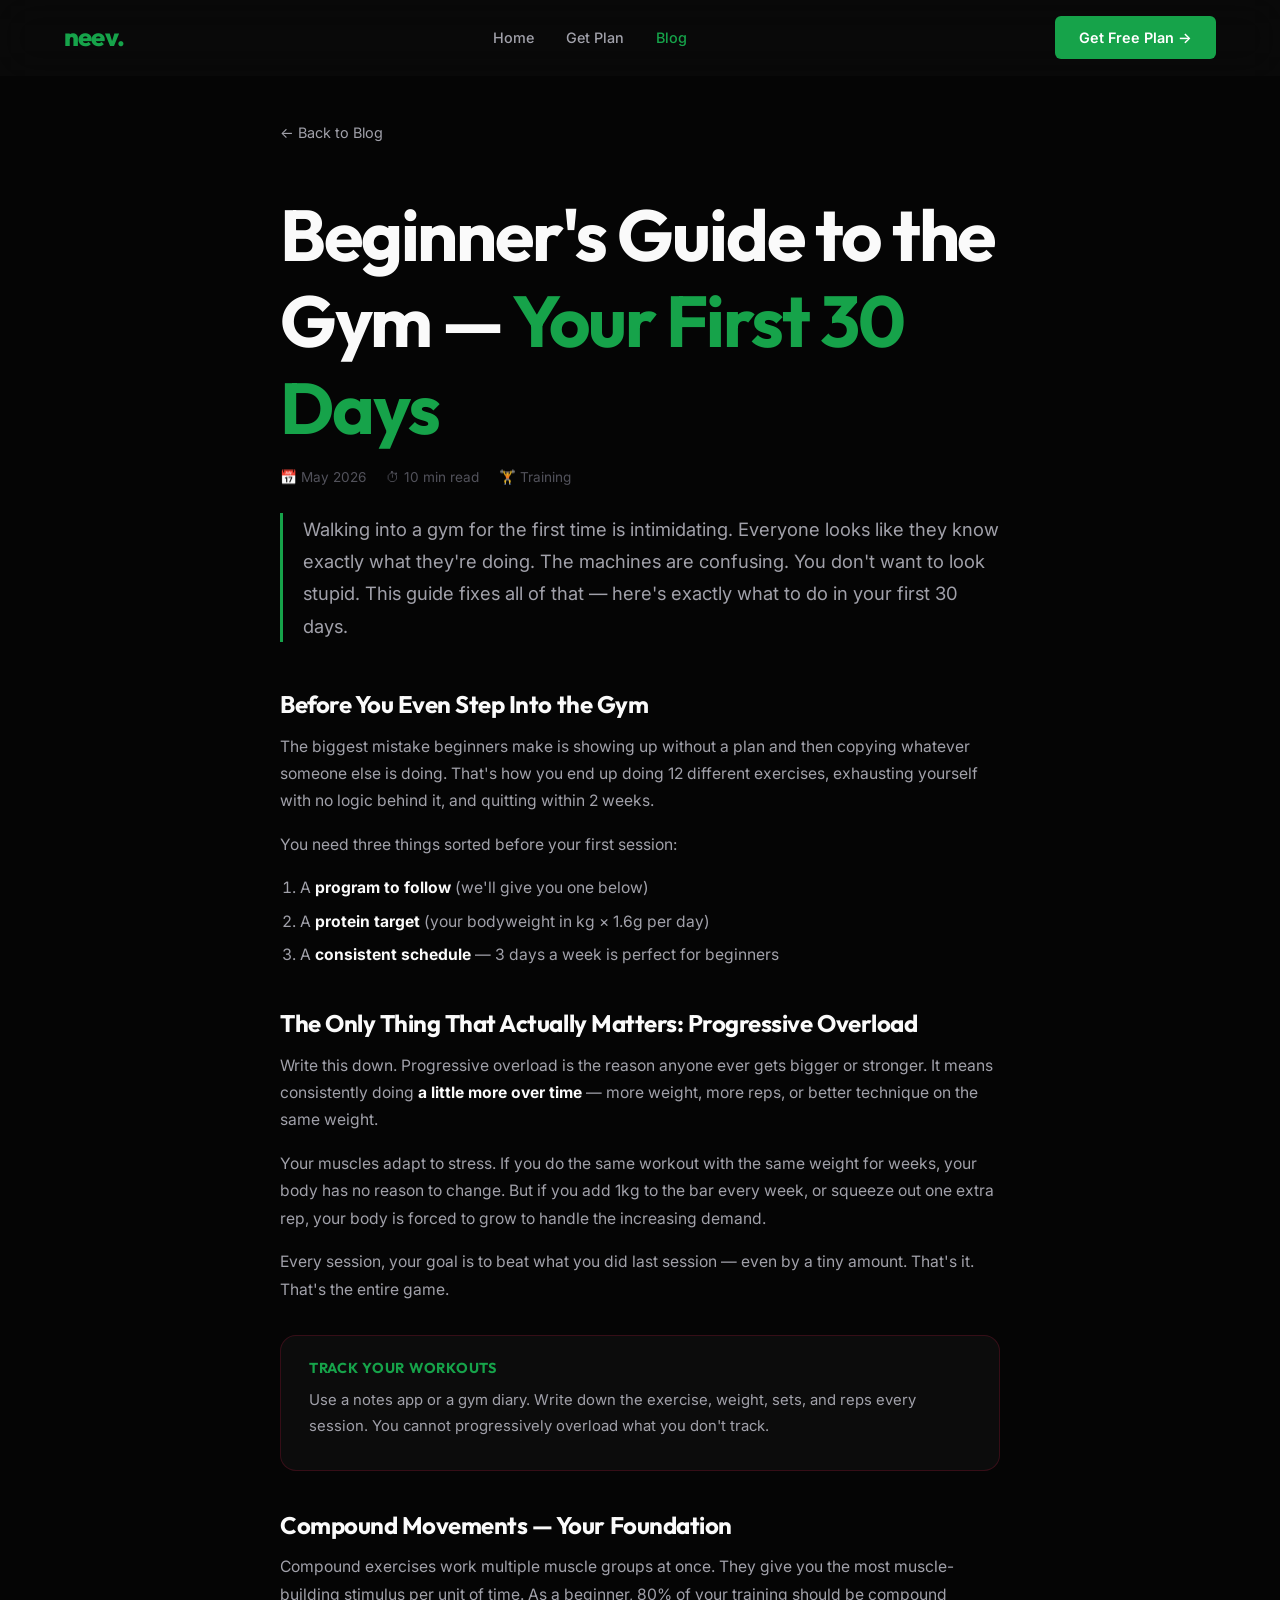
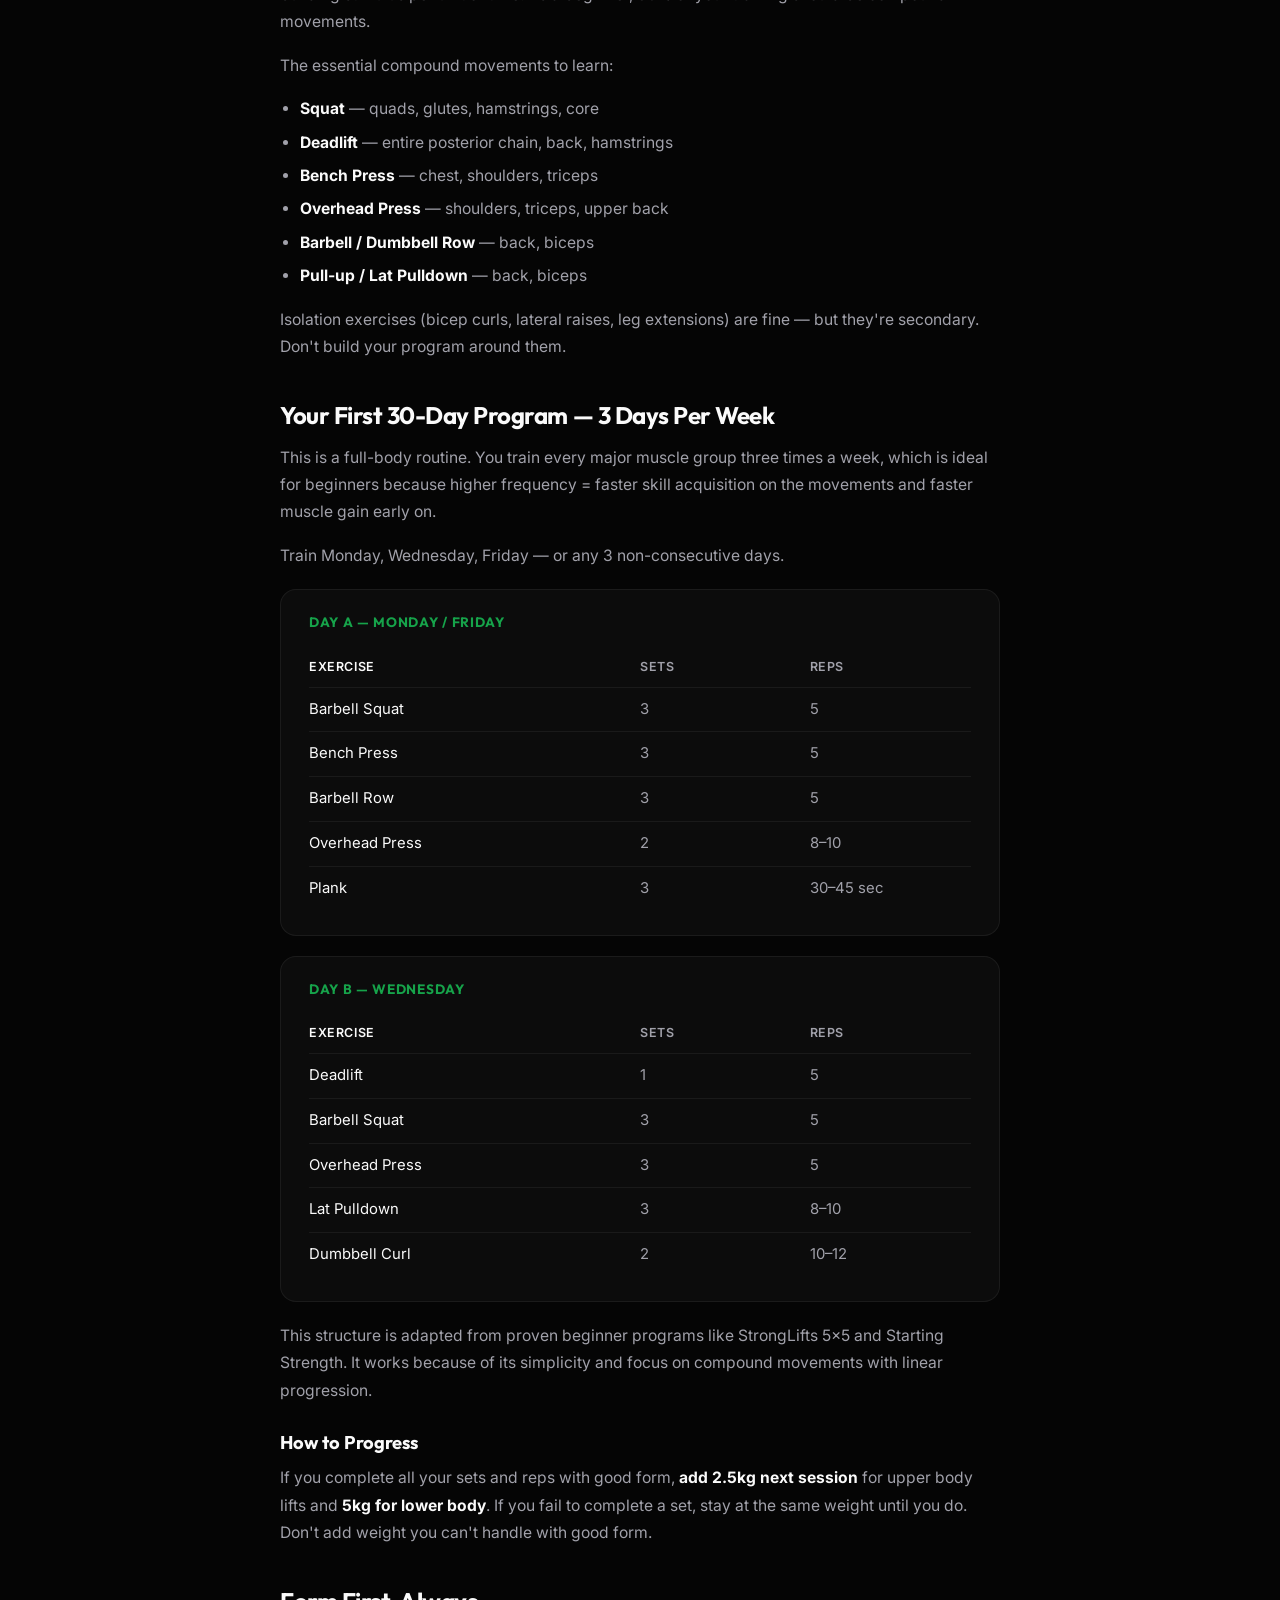
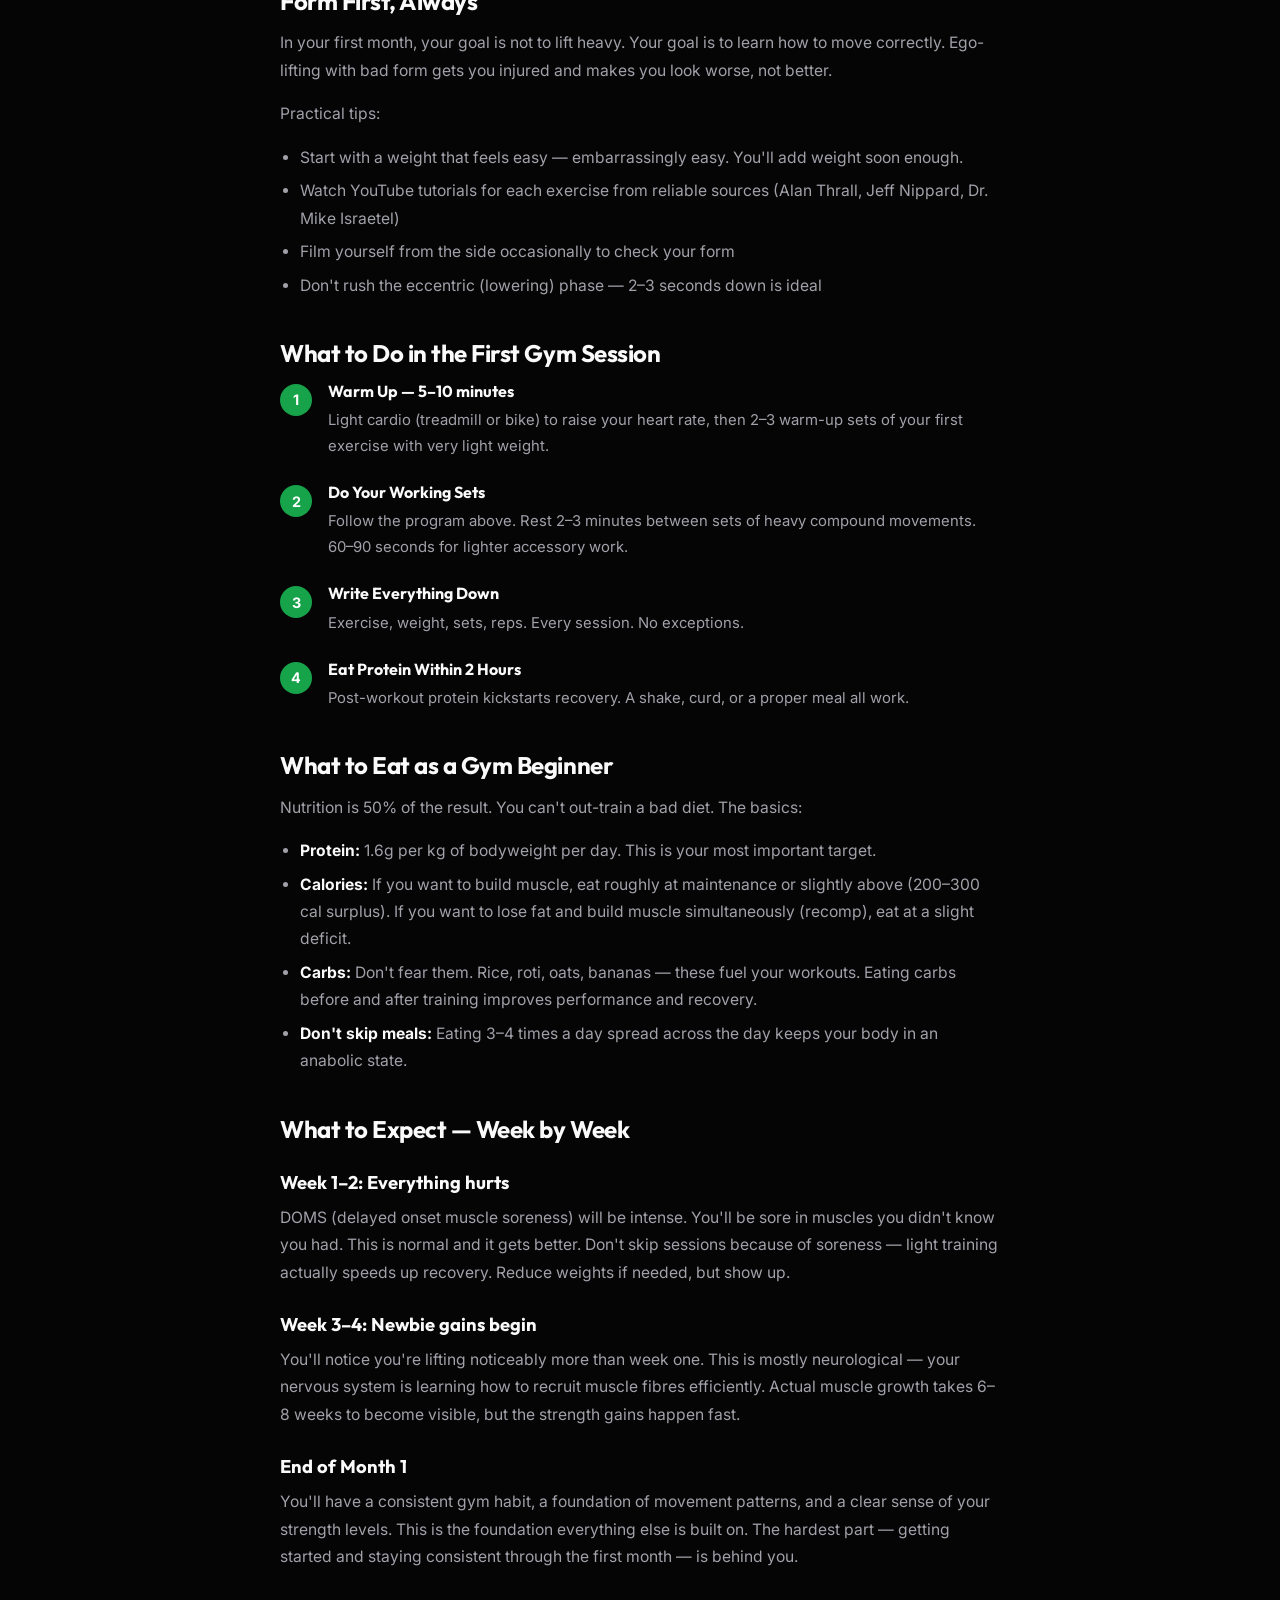
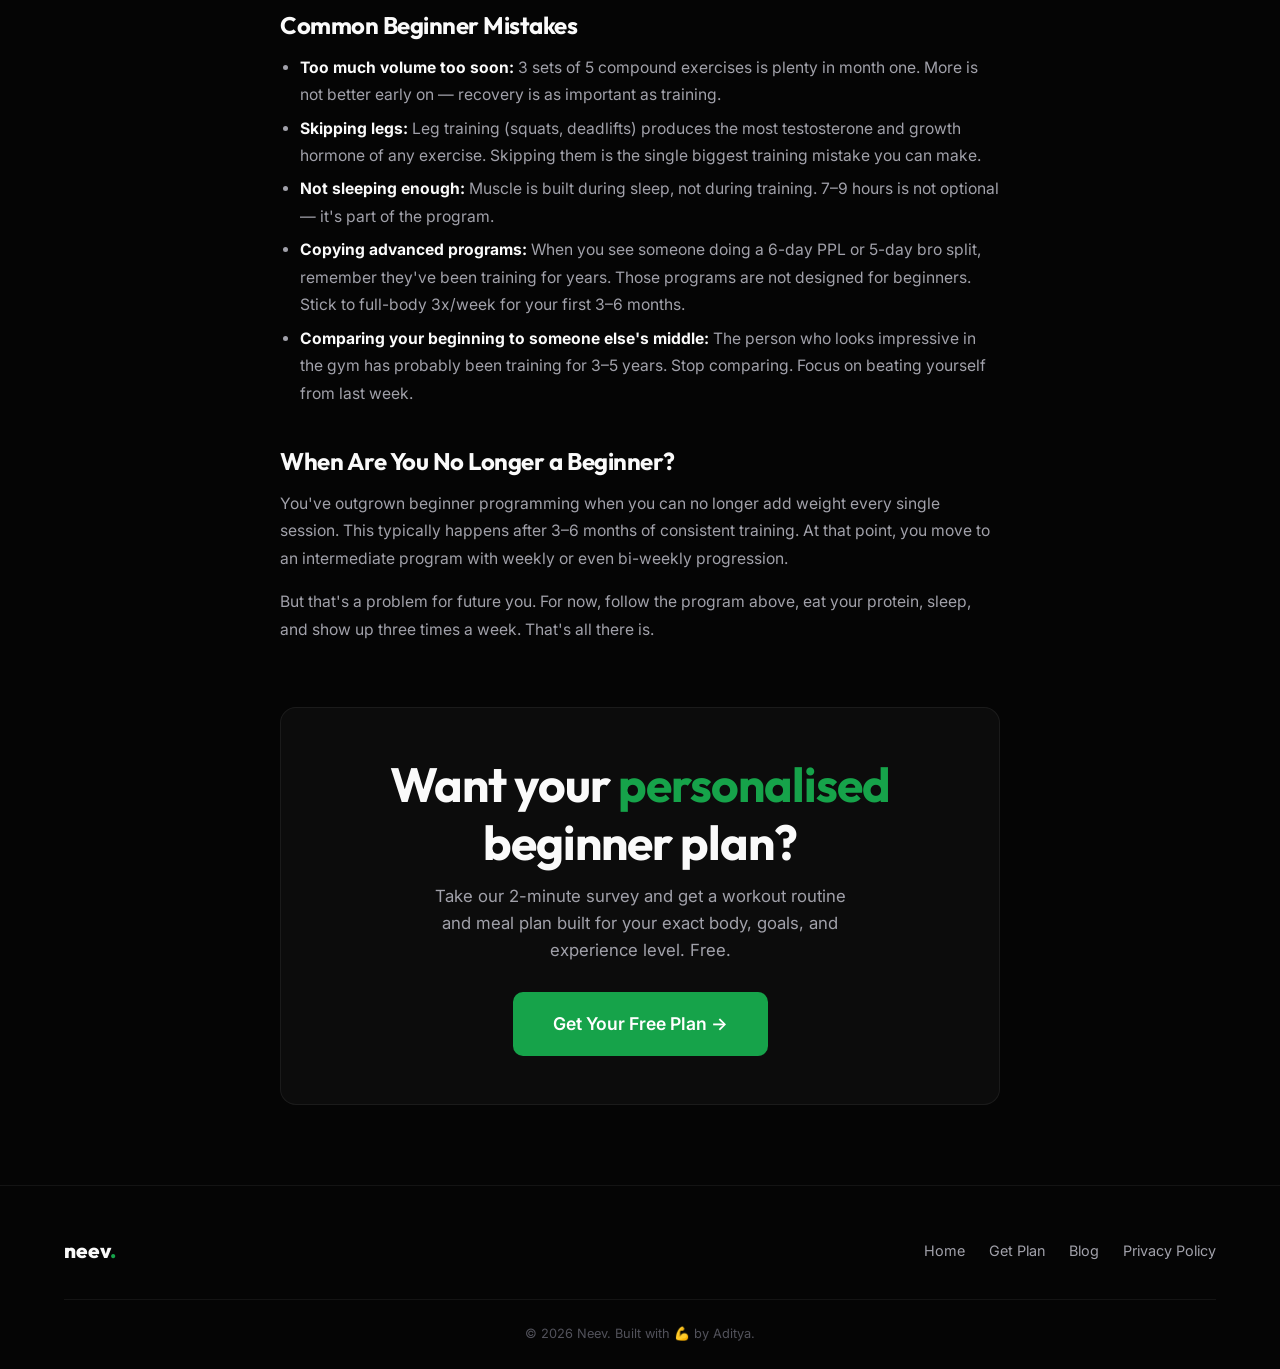
<file: articles/beginner-gym-guide.html>
<!DOCTYPE html>
<html lang="en">
<head>
  <meta charset="UTF-8">
  <meta name="viewport" content="width=device-width, initial-scale=1.0, viewport-fit=cover">
  <title>Beginner's Guide to the Gym — Your First 30 Days — Neev</title>
  <meta name="description" content="Everything you need to know before stepping into the gym for the first time. Exercises, form, beginner routine, what to eat, and what to expect in your first month.">
  <meta name="keywords" content="gym beginner India, first time gym guide, beginner workout routine, gym tips for beginners, how to start gym India, beginner fitness plan">
  <meta name="theme-color" content="#050505">
  <link rel="stylesheet" href="../style.css">
  <script async src="https://pagead2.googlesyndication.com/pagead/js/adsbygoogle.js?client=ca-pub-9904864154045842" crossorigin="anonymous"></script>
  <style>
    .article-page { padding-top: 120px; padding-bottom: 80px; }
    .article-container { max-width: 720px; margin: 0 auto; }
    .article-header { margin-bottom: 48px; }
    .article-header h1 { margin-bottom: 16px; }
    .article-meta { display: flex; gap: 20px; color: var(--text-dim); font-size: 0.85rem; margin-bottom: 24px; flex-wrap: wrap; }
    .article-intro { font-size: 1.15rem; color: var(--text-muted); line-height: 1.75; border-left: 3px solid var(--primary); padding-left: 20px; margin-bottom: 48px; }
    .article-body h2 { font-size: 1.5rem; margin: 40px 0 14px; color: var(--text); }
    .article-body h3 { font-size: 1.15rem; margin: 28px 0 10px; color: var(--text); }
    .article-body p { margin-bottom: 16px; line-height: 1.75; font-size: 0.98rem; }
    .article-body ul, .article-body ol { padding-left: 20px; margin-bottom: 16px; }
    .article-body li { color: var(--text-muted); line-height: 1.75; font-size: 0.98rem; margin-bottom: 6px; }
    .article-body strong { color: var(--text); }
    .info-box {
      background: var(--card); border: 1px solid rgba(225,29,72,0.2);
      border-radius: var(--radius); padding: 24px 28px; margin: 32px 0;
    }
    .info-box h4 { color: var(--primary); margin-bottom: 10px; font-size: 0.9rem; text-transform: uppercase; letter-spacing: 0.05em; }
    .info-box p, .info-box li { font-size: 0.93rem; margin-bottom: 6px; }
    .workout-block { background: var(--card); border: 1px solid var(--card-border); border-radius: var(--radius); padding: 24px 28px; margin: 20px 0; }
    .workout-block h4 { color: var(--primary); font-size: 0.85rem; text-transform: uppercase; letter-spacing: 0.05em; margin-bottom: 16px; }
    .exercise-item { display: grid; grid-template-columns: 2fr 1fr 1fr; gap: 8px; padding: 10px 0; border-bottom: 1px solid var(--card-border); font-size: 0.93rem; }
    .exercise-item.header { font-size: 0.78rem; color: var(--text-dim); text-transform: uppercase; letter-spacing: 0.05em; font-weight: 600; }
    .exercise-item:last-child { border-bottom: none; }
    .exercise-item span:first-child { color: var(--text); }
    .exercise-item span { color: var(--text-muted); }
    .week-label { font-size: 0.85rem; font-weight: 600; color: var(--primary); margin-bottom: 12px; }
    .numbered-step { display: flex; gap: 16px; margin-bottom: 24px; }
    .step-num { width: 32px; height: 32px; min-width: 32px; border-radius: 50%; background: var(--primary); color: #fff; display: flex; align-items: center; justify-content: center; font-weight: 700; font-size: 0.9rem; margin-top: 2px; }
    .step-content h3 { margin: 0 0 6px; font-size: 1rem; }
    .step-content p { margin: 0; font-size: 0.93rem; }
    .article-cta { text-align: center; padding: 48px 32px; margin-top: 64px; background: var(--card); border: 1px solid var(--card-border); border-radius: var(--radius); }
    .article-cta h2 { margin-bottom: 12px; }
    .article-cta p { margin-bottom: 28px; max-width: 440px; margin-left: auto; margin-right: auto; }
    .back-link { display: inline-flex; align-items: center; gap: 8px; color: var(--text-muted); font-size: 0.9rem; margin-bottom: 48px; }
    .back-link:hover { color: var(--text); }
    @media (max-width: 480px) {
      .exercise-item { grid-template-columns: 2fr 0.8fr 0.8fr; font-size: 0.82rem; }
    }
  </style>
</head>
<body>

  <nav class="navbar scrolled" id="navbar">
    <div class="container">
      <a href="../index.html" class="nav-logo">neev<span>.</span></a>
      <ul class="nav-links" id="navLinks">
        <li><a href="../index.html">Home</a></li>
        <li><a href="../survey.html">Get Plan</a></li>
        <li><a href="../blog.html" style="color:var(--primary)">Blog</a></li>
      </ul>
      <a href="../survey.html" class="nav-cta">Get Free Plan →</a>
      <button class="nav-mobile-toggle" id="mobileToggle" aria-label="Toggle menu">☰</button>
    </div>
  </nav>

  <main class="article-page">
    <div class="container">
      <div class="article-container">

        <a href="../blog.html" class="back-link">← Back to Blog</a>

        <div class="article-header">
          <h1>Beginner's Guide to the Gym — <span class="text-gradient">Your First 30 Days</span></h1>
          <div class="article-meta">
            <span>📅 May 2026</span>
            <span>⏱ 10 min read</span>
            <span>🏋️ Training</span>
          </div>
          <p class="article-intro">Walking into a gym for the first time is intimidating. Everyone looks like they know exactly what they're doing. The machines are confusing. You don't want to look stupid. This guide fixes all of that — here's exactly what to do in your first 30 days.</p>
        </div>

        <div class="article-body">

          <h2>Before You Even Step Into the Gym</h2>
          <p>The biggest mistake beginners make is showing up without a plan and then copying whatever someone else is doing. That's how you end up doing 12 different exercises, exhausting yourself with no logic behind it, and quitting within 2 weeks.</p>
          <p>You need three things sorted before your first session:</p>
          <ol>
            <li>A <strong>program to follow</strong> (we'll give you one below)</li>
            <li>A <strong>protein target</strong> (your bodyweight in kg × 1.6g per day)</li>
            <li>A <strong>consistent schedule</strong> — 3 days a week is perfect for beginners</li>
          </ol>

          <h2>The Only Thing That Actually Matters: Progressive Overload</h2>
          <p>Write this down. Progressive overload is the reason anyone ever gets bigger or stronger. It means consistently doing <strong>a little more over time</strong> — more weight, more reps, or better technique on the same weight.</p>
          <p>Your muscles adapt to stress. If you do the same workout with the same weight for weeks, your body has no reason to change. But if you add 1kg to the bar every week, or squeeze out one extra rep, your body is forced to grow to handle the increasing demand.</p>
          <p>Every session, your goal is to beat what you did last session — even by a tiny amount. That's it. That's the entire game.</p>

          <div class="info-box">
            <h4>Track Your Workouts</h4>
            <p>Use a notes app or a gym diary. Write down the exercise, weight, sets, and reps every session. You cannot progressively overload what you don't track.</p>
          </div>

          <h2>Compound Movements — Your Foundation</h2>
          <p>Compound exercises work multiple muscle groups at once. They give you the most muscle-building stimulus per unit of time. As a beginner, 80% of your training should be compound movements.</p>
          <p>The essential compound movements to learn:</p>
          <ul>
            <li><strong>Squat</strong> — quads, glutes, hamstrings, core</li>
            <li><strong>Deadlift</strong> — entire posterior chain, back, hamstrings</li>
            <li><strong>Bench Press</strong> — chest, shoulders, triceps</li>
            <li><strong>Overhead Press</strong> — shoulders, triceps, upper back</li>
            <li><strong>Barbell / Dumbbell Row</strong> — back, biceps</li>
            <li><strong>Pull-up / Lat Pulldown</strong> — back, biceps</li>
          </ul>
          <p>Isolation exercises (bicep curls, lateral raises, leg extensions) are fine — but they're secondary. Don't build your program around them.</p>

          <h2>Your First 30-Day Program — 3 Days Per Week</h2>
          <p>This is a full-body routine. You train every major muscle group three times a week, which is ideal for beginners because higher frequency = faster skill acquisition on the movements and faster muscle gain early on.</p>
          <p>Train Monday, Wednesday, Friday — or any 3 non-consecutive days.</p>

          <div class="workout-block">
            <h4>Day A — Monday / Friday</h4>
            <div class="exercise-item header"><span>Exercise</span><span>Sets</span><span>Reps</span></div>
            <div class="exercise-item"><span>Barbell Squat</span><span>3</span><span>5</span></div>
            <div class="exercise-item"><span>Bench Press</span><span>3</span><span>5</span></div>
            <div class="exercise-item"><span>Barbell Row</span><span>3</span><span>5</span></div>
            <div class="exercise-item"><span>Overhead Press</span><span>2</span><span>8–10</span></div>
            <div class="exercise-item"><span>Plank</span><span>3</span><span>30–45 sec</span></div>
          </div>

          <div class="workout-block">
            <h4>Day B — Wednesday</h4>
            <div class="exercise-item header"><span>Exercise</span><span>Sets</span><span>Reps</span></div>
            <div class="exercise-item"><span>Deadlift</span><span>1</span><span>5</span></div>
            <div class="exercise-item"><span>Barbell Squat</span><span>3</span><span>5</span></div>
            <div class="exercise-item"><span>Overhead Press</span><span>3</span><span>5</span></div>
            <div class="exercise-item"><span>Lat Pulldown</span><span>3</span><span>8–10</span></div>
            <div class="exercise-item"><span>Dumbbell Curl</span><span>2</span><span>10–12</span></div>
          </div>

          <p>This structure is adapted from proven beginner programs like StrongLifts 5x5 and Starting Strength. It works because of its simplicity and focus on compound movements with linear progression.</p>

          <h3>How to Progress</h3>
          <p>If you complete all your sets and reps with good form, <strong>add 2.5kg next session</strong> for upper body lifts and <strong>5kg for lower body</strong>. If you fail to complete a set, stay at the same weight until you do. Don't add weight you can't handle with good form.</p>

          <h2>Form First, Always</h2>
          <p>In your first month, your goal is not to lift heavy. Your goal is to learn how to move correctly. Ego-lifting with bad form gets you injured and makes you look worse, not better.</p>
          <p>Practical tips:</p>
          <ul>
            <li>Start with a weight that feels easy — embarrassingly easy. You'll add weight soon enough.</li>
            <li>Watch YouTube tutorials for each exercise from reliable sources (Alan Thrall, Jeff Nippard, Dr. Mike Israetel)</li>
            <li>Film yourself from the side occasionally to check your form</li>
            <li>Don't rush the eccentric (lowering) phase — 2–3 seconds down is ideal</li>
          </ul>

          <h2>What to Do in the First Gym Session</h2>

          <div class="numbered-step">
            <div class="step-num">1</div>
            <div class="step-content">
              <h3>Warm Up — 5–10 minutes</h3>
              <p>Light cardio (treadmill or bike) to raise your heart rate, then 2–3 warm-up sets of your first exercise with very light weight.</p>
            </div>
          </div>

          <div class="numbered-step">
            <div class="step-num">2</div>
            <div class="step-content">
              <h3>Do Your Working Sets</h3>
              <p>Follow the program above. Rest 2–3 minutes between sets of heavy compound movements. 60–90 seconds for lighter accessory work.</p>
            </div>
          </div>

          <div class="numbered-step">
            <div class="step-num">3</div>
            <div class="step-content">
              <h3>Write Everything Down</h3>
              <p>Exercise, weight, sets, reps. Every session. No exceptions.</p>
            </div>
          </div>

          <div class="numbered-step">
            <div class="step-num">4</div>
            <div class="step-content">
              <h3>Eat Protein Within 2 Hours</h3>
              <p>Post-workout protein kickstarts recovery. A shake, curd, or a proper meal all work.</p>
            </div>
          </div>

          <h2>What to Eat as a Gym Beginner</h2>
          <p>Nutrition is 50% of the result. You can't out-train a bad diet. The basics:</p>
          <ul>
            <li><strong>Protein:</strong> 1.6g per kg of bodyweight per day. This is your most important target.</li>
            <li><strong>Calories:</strong> If you want to build muscle, eat roughly at maintenance or slightly above (200–300 cal surplus). If you want to lose fat and build muscle simultaneously (recomp), eat at a slight deficit.</li>
            <li><strong>Carbs:</strong> Don't fear them. Rice, roti, oats, bananas — these fuel your workouts. Eating carbs before and after training improves performance and recovery.</li>
            <li><strong>Don't skip meals:</strong> Eating 3–4 times a day spread across the day keeps your body in an anabolic state.</li>
          </ul>

          <h2>What to Expect — Week by Week</h2>

          <h3>Week 1–2: Everything hurts</h3>
          <p>DOMS (delayed onset muscle soreness) will be intense. You'll be sore in muscles you didn't know you had. This is normal and it gets better. Don't skip sessions because of soreness — light training actually speeds up recovery. Reduce weights if needed, but show up.</p>

          <h3>Week 3–4: Newbie gains begin</h3>
          <p>You'll notice you're lifting noticeably more than week one. This is mostly neurological — your nervous system is learning how to recruit muscle fibres efficiently. Actual muscle growth takes 6–8 weeks to become visible, but the strength gains happen fast.</p>

          <h3>End of Month 1</h3>
          <p>You'll have a consistent gym habit, a foundation of movement patterns, and a clear sense of your strength levels. This is the foundation everything else is built on. The hardest part — getting started and staying consistent through the first month — is behind you.</p>

          <h2>Common Beginner Mistakes</h2>
          <ul>
            <li><strong>Too much volume too soon:</strong> 3 sets of 5 compound exercises is plenty in month one. More is not better early on — recovery is as important as training.</li>
            <li><strong>Skipping legs:</strong> Leg training (squats, deadlifts) produces the most testosterone and growth hormone of any exercise. Skipping them is the single biggest training mistake you can make.</li>
            <li><strong>Not sleeping enough:</strong> Muscle is built during sleep, not during training. 7–9 hours is not optional — it's part of the program.</li>
            <li><strong>Copying advanced programs:</strong> When you see someone doing a 6-day PPL or 5-day bro split, remember they've been training for years. Those programs are not designed for beginners. Stick to full-body 3x/week for your first 3–6 months.</li>
            <li><strong>Comparing your beginning to someone else's middle:</strong> The person who looks impressive in the gym has probably been training for 3–5 years. Stop comparing. Focus on beating yourself from last week.</li>
          </ul>

          <h2>When Are You No Longer a Beginner?</h2>
          <p>You've outgrown beginner programming when you can no longer add weight every single session. This typically happens after 3–6 months of consistent training. At that point, you move to an intermediate program with weekly or even bi-weekly progression.</p>
          <p>But that's a problem for future you. For now, follow the program above, eat your protein, sleep, and show up three times a week. That's all there is.</p>

        </div>

        <div class="article-cta">
          <h2>Want your <span class="text-gradient">personalised</span> beginner plan?</h2>
          <p>Take our 2-minute survey and get a workout routine and meal plan built for your exact body, goals, and experience level. Free.</p>
          <a href="../survey.html" class="btn btn-primary btn-lg">Get Your Free Plan →</a>
        </div>

      </div>
    </div>
  </main>

  <footer class="footer">
    <div class="container">
      <div class="footer-content">
        <div class="footer-logo">neev<span>.</span></div>
        <ul class="footer-links">
          <li><a href="../index.html">Home</a></li>
          <li><a href="../survey.html">Get Plan</a></li>
          <li><a href="../blog.html">Blog</a></li>
          <li><a href="../privacy.html">Privacy Policy</a></li>
        </ul>
      </div>
      <div class="footer-bottom">
        <p>© 2026 Neev. Built with 💪 by Aditya.</p>
      </div>
    </div>
  </footer>

  <script>
    window.addEventListener('scroll', () => {
      document.getElementById('navbar').classList.toggle('scrolled', window.scrollY > 50);
    });
    document.getElementById('mobileToggle').addEventListener('click', () => {
      document.getElementById('navLinks').classList.toggle('mobile-open');
    });
  </script>
</body>
</html>
</file>
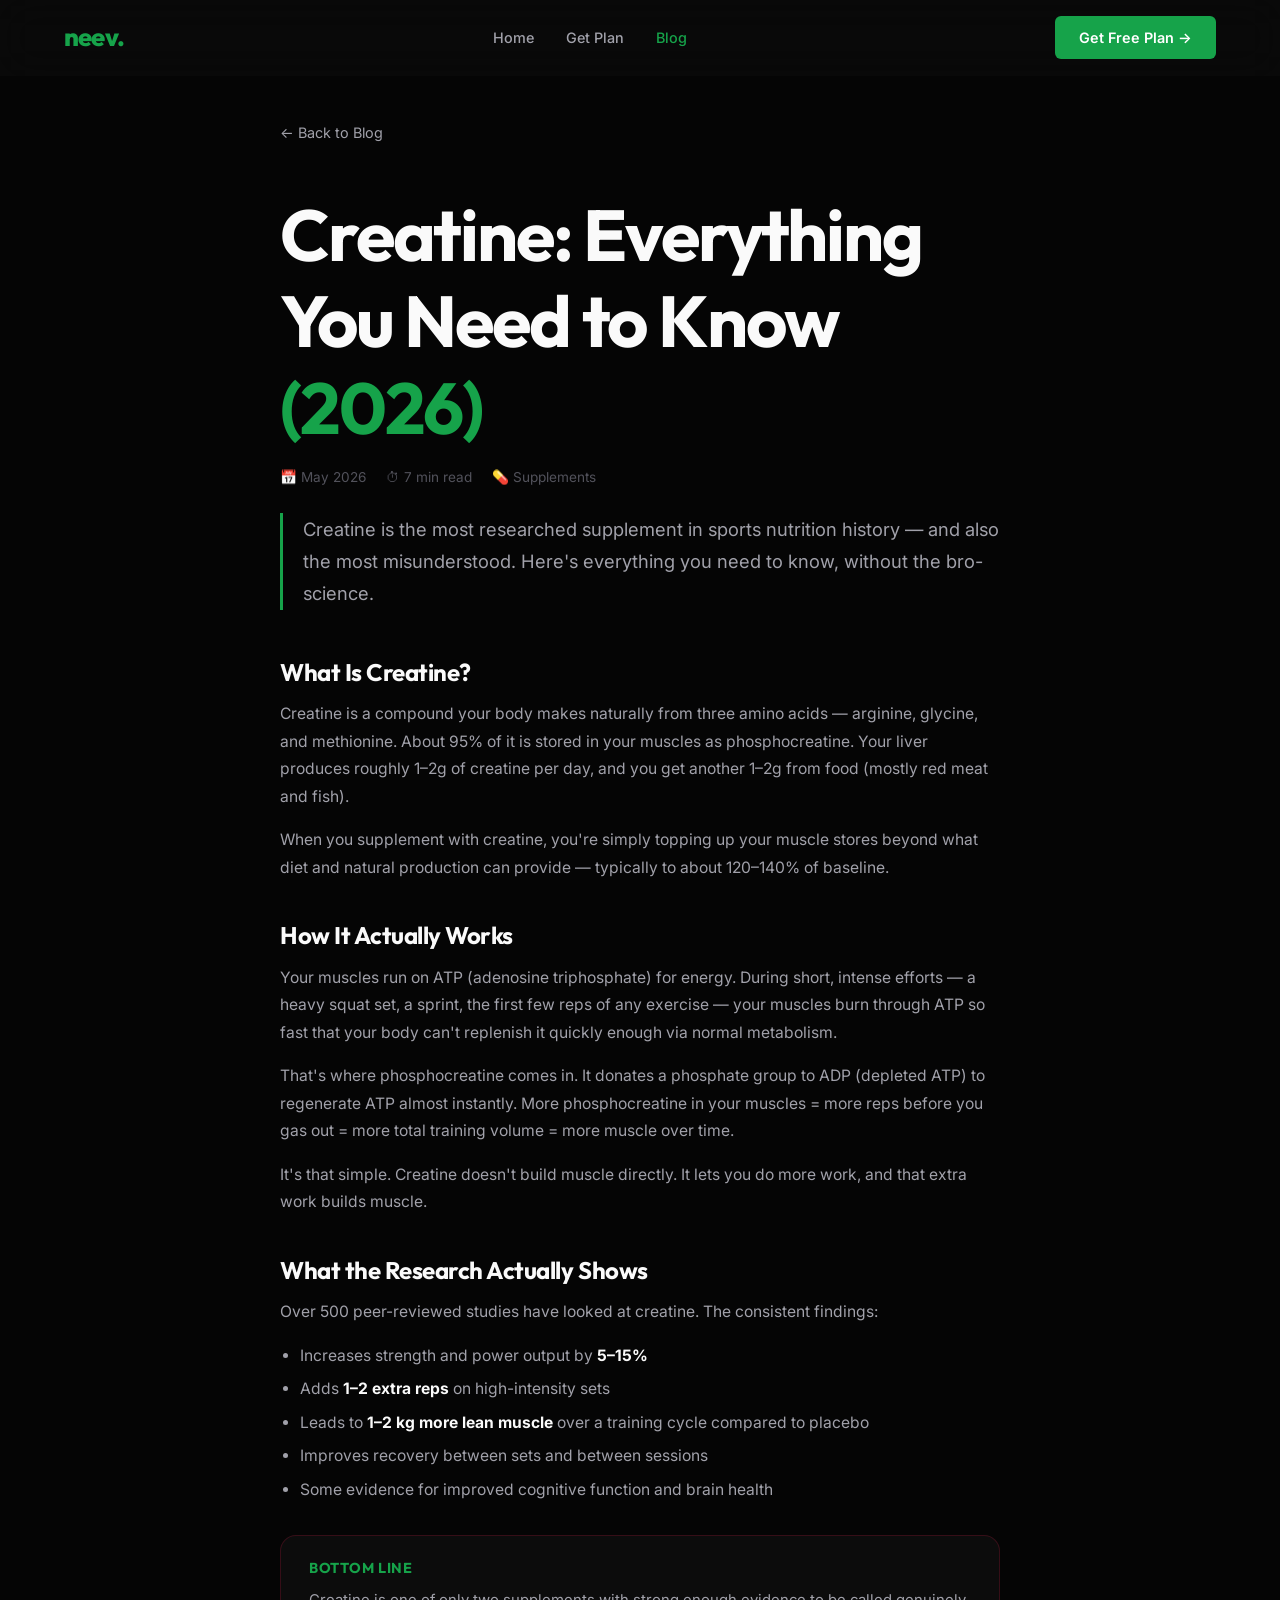
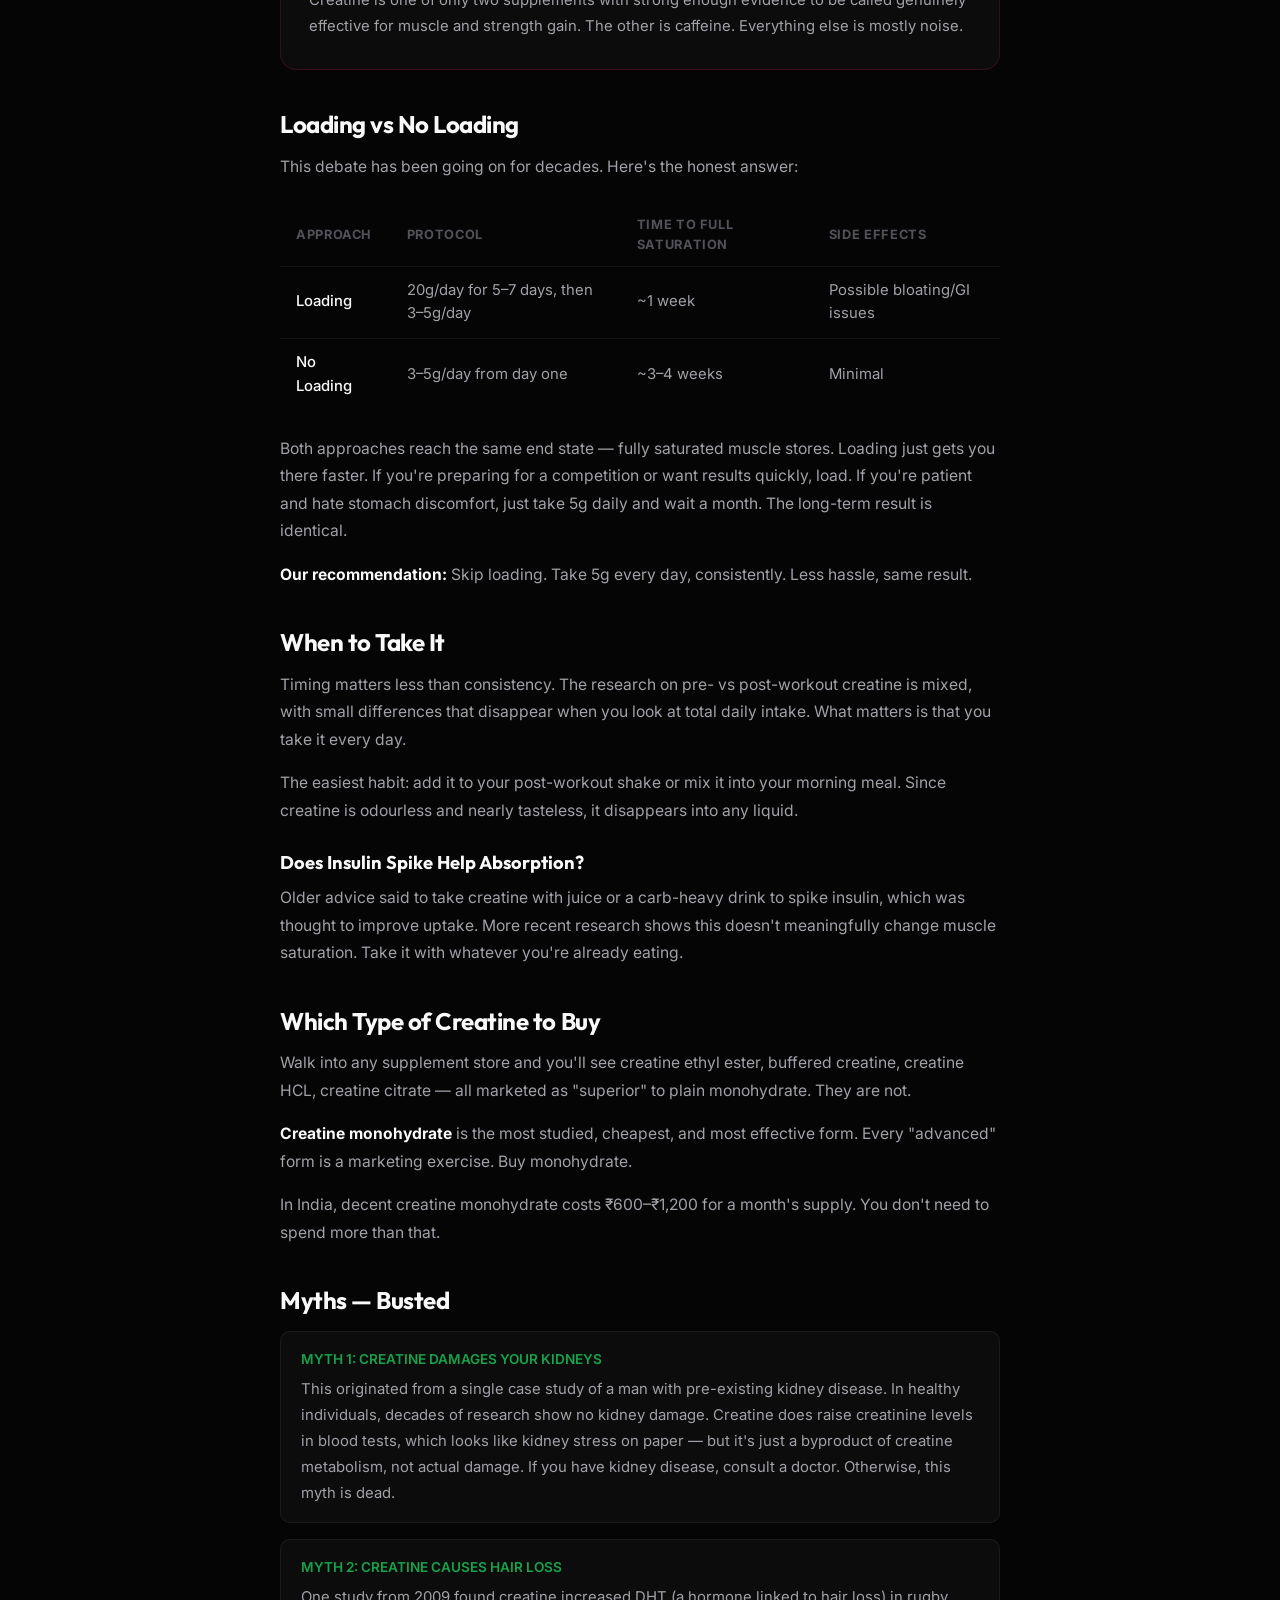
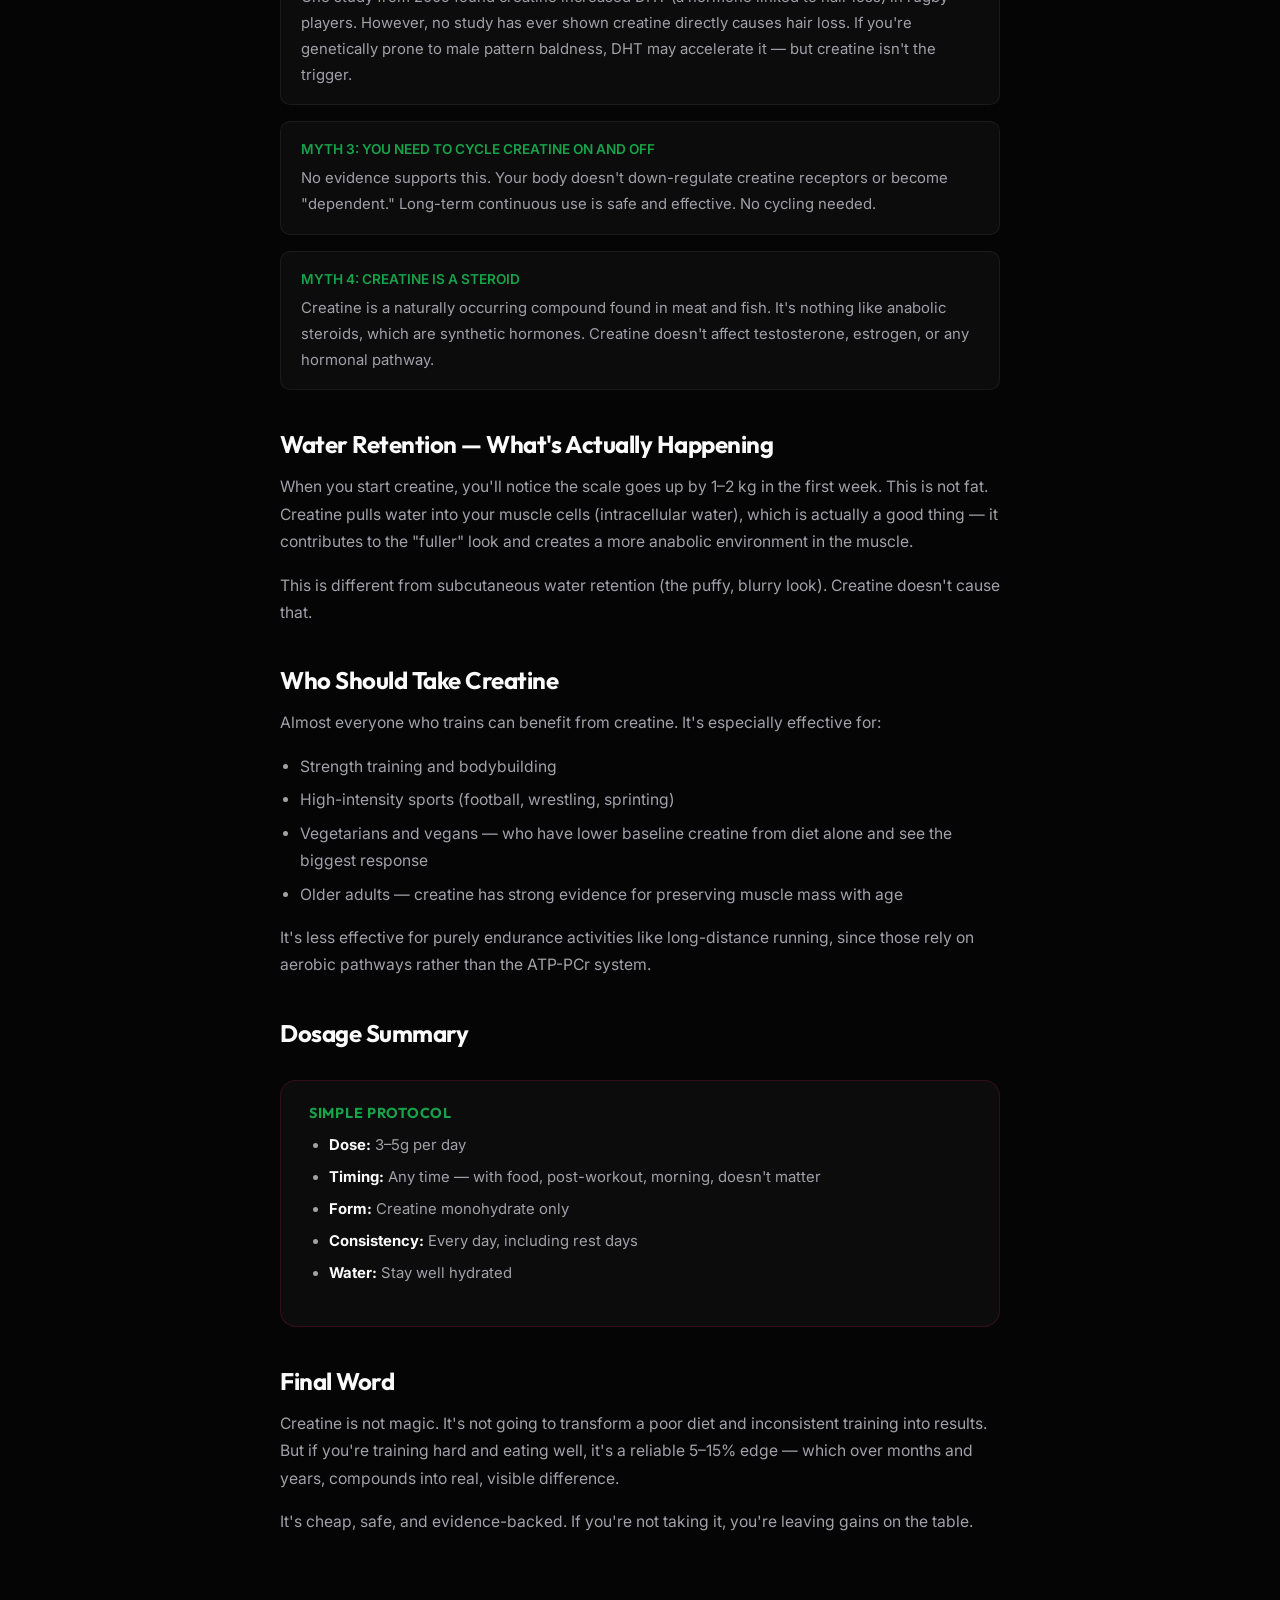
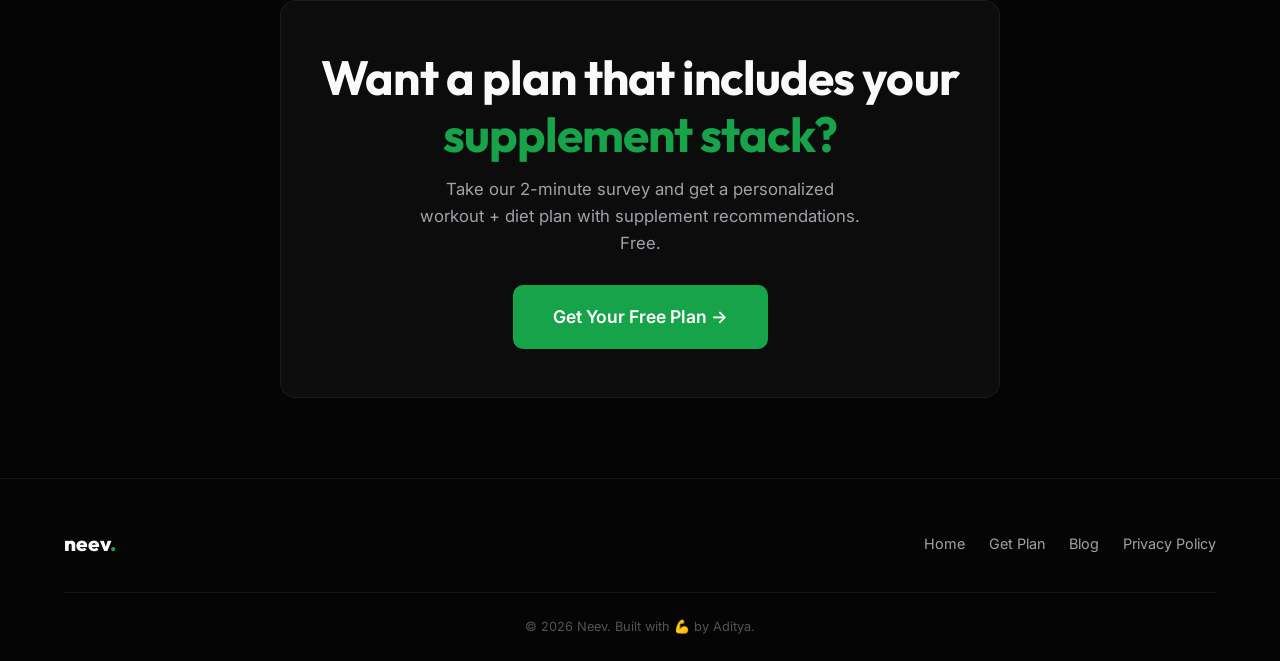
<file: articles/creatine-guide.html>
<!DOCTYPE html>
<html lang="en">
<head>
  <meta charset="UTF-8">
  <meta name="viewport" content="width=device-width, initial-scale=1.0, viewport-fit=cover">
  <title>Creatine: Everything You Need to Know (2026) — Neev</title>
  <meta name="description" content="What creatine does, how to take it, loading vs no loading, side effects myths busted. The complete evidence-based guide for Indian gym-goers.">
  <meta name="keywords" content="creatine, creatine monohydrate, creatine side effects, creatine for beginners, creatine India, gym supplements India">
  <meta name="theme-color" content="#050505">
  <link rel="stylesheet" href="../style.css">
  <script async src="https://pagead2.googlesyndication.com/pagead/js/adsbygoogle.js?client=ca-pub-9904864154045842" crossorigin="anonymous"></script>
  <style>
    .article-page { padding-top: 120px; padding-bottom: 80px; }
    .article-container { max-width: 720px; margin: 0 auto; }
    .article-header { margin-bottom: 48px; }
    .article-header h1 { margin-bottom: 16px; }
    .article-meta { display: flex; gap: 20px; color: var(--text-dim); font-size: 0.85rem; margin-bottom: 24px; }
    .article-intro { font-size: 1.15rem; color: var(--text-muted); line-height: 1.75; border-left: 3px solid var(--primary); padding-left: 20px; margin-bottom: 48px; }
    .article-body h2 { font-size: 1.5rem; margin: 40px 0 14px; color: var(--text); }
    .article-body h3 { font-size: 1.15rem; margin: 28px 0 10px; color: var(--text); }
    .article-body p { margin-bottom: 16px; line-height: 1.75; font-size: 0.98rem; }
    .article-body ul, .article-body ol { padding-left: 20px; margin-bottom: 16px; }
    .article-body li { color: var(--text-muted); line-height: 1.75; font-size: 0.98rem; margin-bottom: 6px; }
    .article-body strong { color: var(--text); }
    .info-box {
      background: var(--card); border: 1px solid rgba(225,29,72,0.2);
      border-radius: var(--radius); padding: 24px 28px; margin: 32px 0;
    }
    .info-box h4 { color: var(--primary); margin-bottom: 10px; font-size: 0.9rem; text-transform: uppercase; letter-spacing: 0.05em; }
    .info-box p, .info-box li { font-size: 0.93rem; margin-bottom: 6px; }
    .data-table { width: 100%; border-collapse: collapse; margin: 24px 0; }
    .data-table th { text-align: left; padding: 10px 16px; font-size: 0.8rem; color: var(--text-dim); text-transform: uppercase; letter-spacing: 0.05em; border-bottom: 1px solid var(--card-border); }
    .data-table td { padding: 12px 16px; font-size: 0.93rem; border-bottom: 1px solid var(--card-border); color: var(--text-muted); }
    .data-table tr:last-child td { border-bottom: none; }
    .data-table td:first-child { color: var(--text); font-weight: 500; }
    .myth-block { margin: 16px 0; padding: 16px 20px; background: var(--card); border-radius: var(--radius-sm); border: 1px solid var(--card-border); }
    .myth-block .myth { color: var(--primary); font-size: 0.85rem; font-weight: 600; text-transform: uppercase; margin-bottom: 4px; }
    .myth-block p { margin: 0; font-size: 0.93rem; }
    .article-cta { text-align: center; padding: 48px 32px; margin-top: 64px; background: var(--card); border: 1px solid var(--card-border); border-radius: var(--radius); }
    .article-cta h2 { margin-bottom: 12px; }
    .article-cta p { margin-bottom: 28px; max-width: 440px; margin-left: auto; margin-right: auto; }
    .back-link { display: inline-flex; align-items: center; gap: 8px; color: var(--text-muted); font-size: 0.9rem; margin-bottom: 48px; }
    .back-link:hover { color: var(--text); }
  </style>
</head>
<body>

  <nav class="navbar scrolled" id="navbar">
    <div class="container">
      <a href="../index.html" class="nav-logo">neev<span>.</span></a>
      <ul class="nav-links" id="navLinks">
        <li><a href="../index.html">Home</a></li>
        <li><a href="../survey.html">Get Plan</a></li>
        <li><a href="../blog.html" style="color:var(--primary)">Blog</a></li>
      </ul>
      <a href="../survey.html" class="nav-cta">Get Free Plan →</a>
      <button class="nav-mobile-toggle" id="mobileToggle" aria-label="Toggle menu">☰</button>
    </div>
  </nav>

  <main class="article-page">
    <div class="container">
      <div class="article-container">

        <a href="../blog.html" class="back-link">← Back to Blog</a>

        <div class="article-header">
          <h1>Creatine: Everything You Need to Know <span class="text-gradient">(2026)</span></h1>
          <div class="article-meta">
            <span>📅 May 2026</span>
            <span>⏱ 7 min read</span>
            <span>💊 Supplements</span>
          </div>
          <p class="article-intro">Creatine is the most researched supplement in sports nutrition history — and also the most misunderstood. Here's everything you need to know, without the bro-science.</p>
        </div>

        <div class="article-body">

          <h2>What Is Creatine?</h2>
          <p>Creatine is a compound your body makes naturally from three amino acids — arginine, glycine, and methionine. About 95% of it is stored in your muscles as phosphocreatine. Your liver produces roughly 1–2g of creatine per day, and you get another 1–2g from food (mostly red meat and fish).</p>
          <p>When you supplement with creatine, you're simply topping up your muscle stores beyond what diet and natural production can provide — typically to about 120–140% of baseline.</p>

          <h2>How It Actually Works</h2>
          <p>Your muscles run on ATP (adenosine triphosphate) for energy. During short, intense efforts — a heavy squat set, a sprint, the first few reps of any exercise — your muscles burn through ATP so fast that your body can't replenish it quickly enough via normal metabolism.</p>
          <p>That's where phosphocreatine comes in. It donates a phosphate group to ADP (depleted ATP) to regenerate ATP almost instantly. More phosphocreatine in your muscles = more reps before you gas out = more total training volume = more muscle over time.</p>
          <p>It's that simple. Creatine doesn't build muscle directly. It lets you do more work, and that extra work builds muscle.</p>

          <h2>What the Research Actually Shows</h2>
          <p>Over 500 peer-reviewed studies have looked at creatine. The consistent findings:</p>
          <ul>
            <li>Increases strength and power output by <strong>5–15%</strong></li>
            <li>Adds <strong>1–2 extra reps</strong> on high-intensity sets</li>
            <li>Leads to <strong>1–2 kg more lean muscle</strong> over a training cycle compared to placebo</li>
            <li>Improves recovery between sets and between sessions</li>
            <li>Some evidence for improved cognitive function and brain health</li>
          </ul>

          <div class="info-box">
            <h4>Bottom Line</h4>
            <p>Creatine is one of only two supplements with strong enough evidence to be called genuinely effective for muscle and strength gain. The other is caffeine. Everything else is mostly noise.</p>
          </div>

          <h2>Loading vs No Loading</h2>
          <p>This debate has been going on for decades. Here's the honest answer:</p>

          <table class="data-table">
            <thead>
              <tr><th>Approach</th><th>Protocol</th><th>Time to Full Saturation</th><th>Side Effects</th></tr>
            </thead>
            <tbody>
              <tr><td>Loading</td><td>20g/day for 5–7 days, then 3–5g/day</td><td>~1 week</td><td>Possible bloating/GI issues</td></tr>
              <tr><td>No Loading</td><td>3–5g/day from day one</td><td>~3–4 weeks</td><td>Minimal</td></tr>
            </tbody>
          </table>

          <p>Both approaches reach the same end state — fully saturated muscle stores. Loading just gets you there faster. If you're preparing for a competition or want results quickly, load. If you're patient and hate stomach discomfort, just take 5g daily and wait a month. The long-term result is identical.</p>
          <p><strong>Our recommendation:</strong> Skip loading. Take 5g every day, consistently. Less hassle, same result.</p>

          <h2>When to Take It</h2>
          <p>Timing matters less than consistency. The research on pre- vs post-workout creatine is mixed, with small differences that disappear when you look at total daily intake. What matters is that you take it every day.</p>
          <p>The easiest habit: add it to your post-workout shake or mix it into your morning meal. Since creatine is odourless and nearly tasteless, it disappears into any liquid.</p>

          <h3>Does Insulin Spike Help Absorption?</h3>
          <p>Older advice said to take creatine with juice or a carb-heavy drink to spike insulin, which was thought to improve uptake. More recent research shows this doesn't meaningfully change muscle saturation. Take it with whatever you're already eating.</p>

          <h2>Which Type of Creatine to Buy</h2>
          <p>Walk into any supplement store and you'll see creatine ethyl ester, buffered creatine, creatine HCL, creatine citrate — all marketed as "superior" to plain monohydrate. They are not.</p>
          <p><strong>Creatine monohydrate</strong> is the most studied, cheapest, and most effective form. Every "advanced" form is a marketing exercise. Buy monohydrate.</p>
          <p>In India, decent creatine monohydrate costs ₹600–₹1,200 for a month's supply. You don't need to spend more than that.</p>

          <h2>Myths — Busted</h2>

          <div class="myth-block">
            <p class="myth">Myth 1: Creatine damages your kidneys</p>
            <p>This originated from a single case study of a man with pre-existing kidney disease. In healthy individuals, decades of research show no kidney damage. Creatine does raise creatinine levels in blood tests, which looks like kidney stress on paper — but it's just a byproduct of creatine metabolism, not actual damage. If you have kidney disease, consult a doctor. Otherwise, this myth is dead.</p>
          </div>

          <div class="myth-block">
            <p class="myth">Myth 2: Creatine causes hair loss</p>
            <p>One study from 2009 found creatine increased DHT (a hormone linked to hair loss) in rugby players. However, no study has ever shown creatine directly causes hair loss. If you're genetically prone to male pattern baldness, DHT may accelerate it — but creatine isn't the trigger.</p>
          </div>

          <div class="myth-block">
            <p class="myth">Myth 3: You need to cycle creatine on and off</p>
            <p>No evidence supports this. Your body doesn't down-regulate creatine receptors or become "dependent." Long-term continuous use is safe and effective. No cycling needed.</p>
          </div>

          <div class="myth-block">
            <p class="myth">Myth 4: Creatine is a steroid</p>
            <p>Creatine is a naturally occurring compound found in meat and fish. It's nothing like anabolic steroids, which are synthetic hormones. Creatine doesn't affect testosterone, estrogen, or any hormonal pathway.</p>
          </div>

          <h2>Water Retention — What's Actually Happening</h2>
          <p>When you start creatine, you'll notice the scale goes up by 1–2 kg in the first week. This is not fat. Creatine pulls water into your muscle cells (intracellular water), which is actually a good thing — it contributes to the "fuller" look and creates a more anabolic environment in the muscle.</p>
          <p>This is different from subcutaneous water retention (the puffy, blurry look). Creatine doesn't cause that.</p>

          <h2>Who Should Take Creatine</h2>
          <p>Almost everyone who trains can benefit from creatine. It's especially effective for:</p>
          <ul>
            <li>Strength training and bodybuilding</li>
            <li>High-intensity sports (football, wrestling, sprinting)</li>
            <li>Vegetarians and vegans — who have lower baseline creatine from diet alone and see the biggest response</li>
            <li>Older adults — creatine has strong evidence for preserving muscle mass with age</li>
          </ul>
          <p>It's less effective for purely endurance activities like long-distance running, since those rely on aerobic pathways rather than the ATP-PCr system.</p>

          <h2>Dosage Summary</h2>
          <div class="info-box">
            <h4>Simple Protocol</h4>
            <ul>
              <li><strong>Dose:</strong> 3–5g per day</li>
              <li><strong>Timing:</strong> Any time — with food, post-workout, morning, doesn't matter</li>
              <li><strong>Form:</strong> Creatine monohydrate only</li>
              <li><strong>Consistency:</strong> Every day, including rest days</li>
              <li><strong>Water:</strong> Stay well hydrated</li>
            </ul>
          </div>

          <h2>Final Word</h2>
          <p>Creatine is not magic. It's not going to transform a poor diet and inconsistent training into results. But if you're training hard and eating well, it's a reliable 5–15% edge — which over months and years, compounds into real, visible difference.</p>
          <p>It's cheap, safe, and evidence-backed. If you're not taking it, you're leaving gains on the table.</p>

        </div>

        <div class="article-cta">
          <h2>Want a plan that includes your <span class="text-gradient">supplement stack?</span></h2>
          <p>Take our 2-minute survey and get a personalized workout + diet plan with supplement recommendations. Free.</p>
          <a href="../survey.html" class="btn btn-primary btn-lg">Get Your Free Plan →</a>
        </div>

      </div>
    </div>
  </main>

  <footer class="footer">
    <div class="container">
      <div class="footer-content">
        <div class="footer-logo">neev<span>.</span></div>
        <ul class="footer-links">
          <li><a href="../index.html">Home</a></li>
          <li><a href="../survey.html">Get Plan</a></li>
          <li><a href="../blog.html">Blog</a></li>
          <li><a href="../privacy.html">Privacy Policy</a></li>
        </ul>
      </div>
      <div class="footer-bottom">
        <p>© 2026 Neev. Built with 💪 by Aditya.</p>
      </div>
    </div>
  </footer>

  <script>
    window.addEventListener('scroll', () => {
      document.getElementById('navbar').classList.toggle('scrolled', window.scrollY > 50);
    });
    document.getElementById('mobileToggle').addEventListener('click', () => {
      document.getElementById('navLinks').classList.toggle('mobile-open');
    });
  </script>
</body>
</html>
</file>
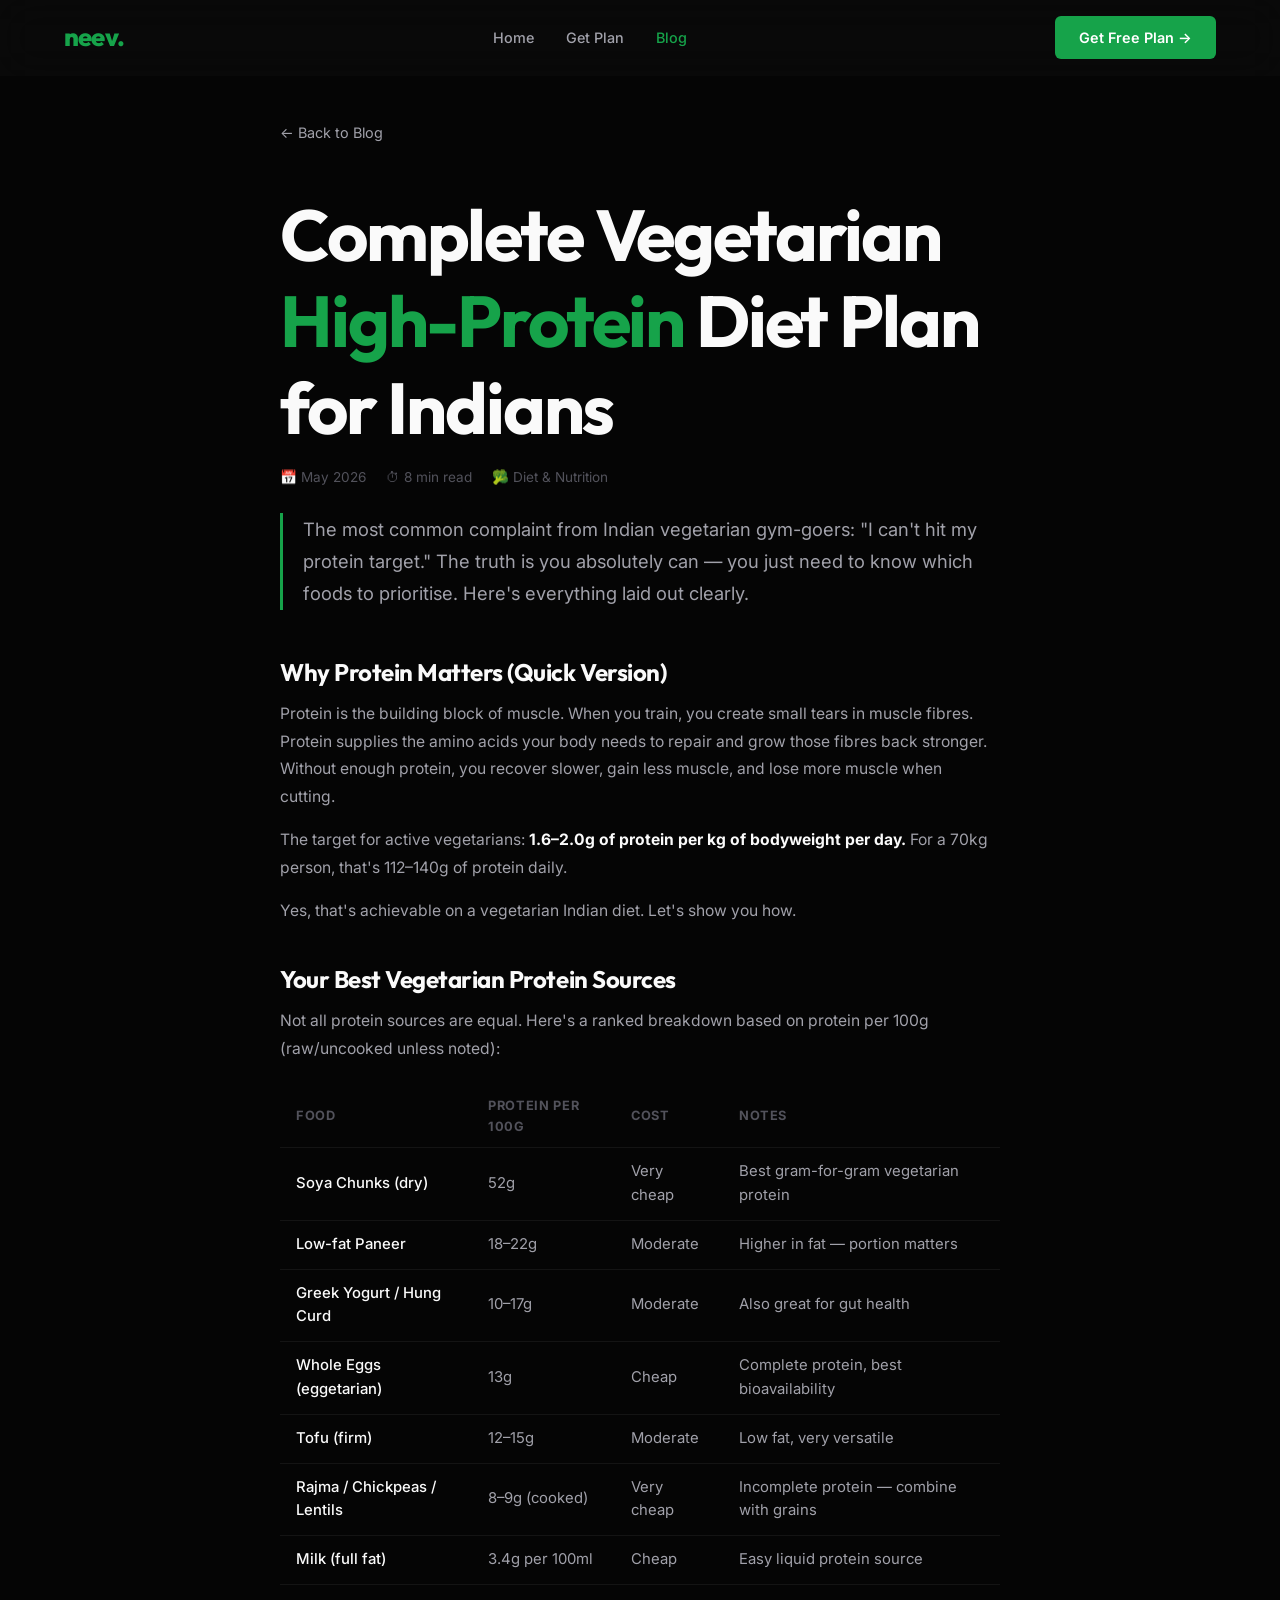
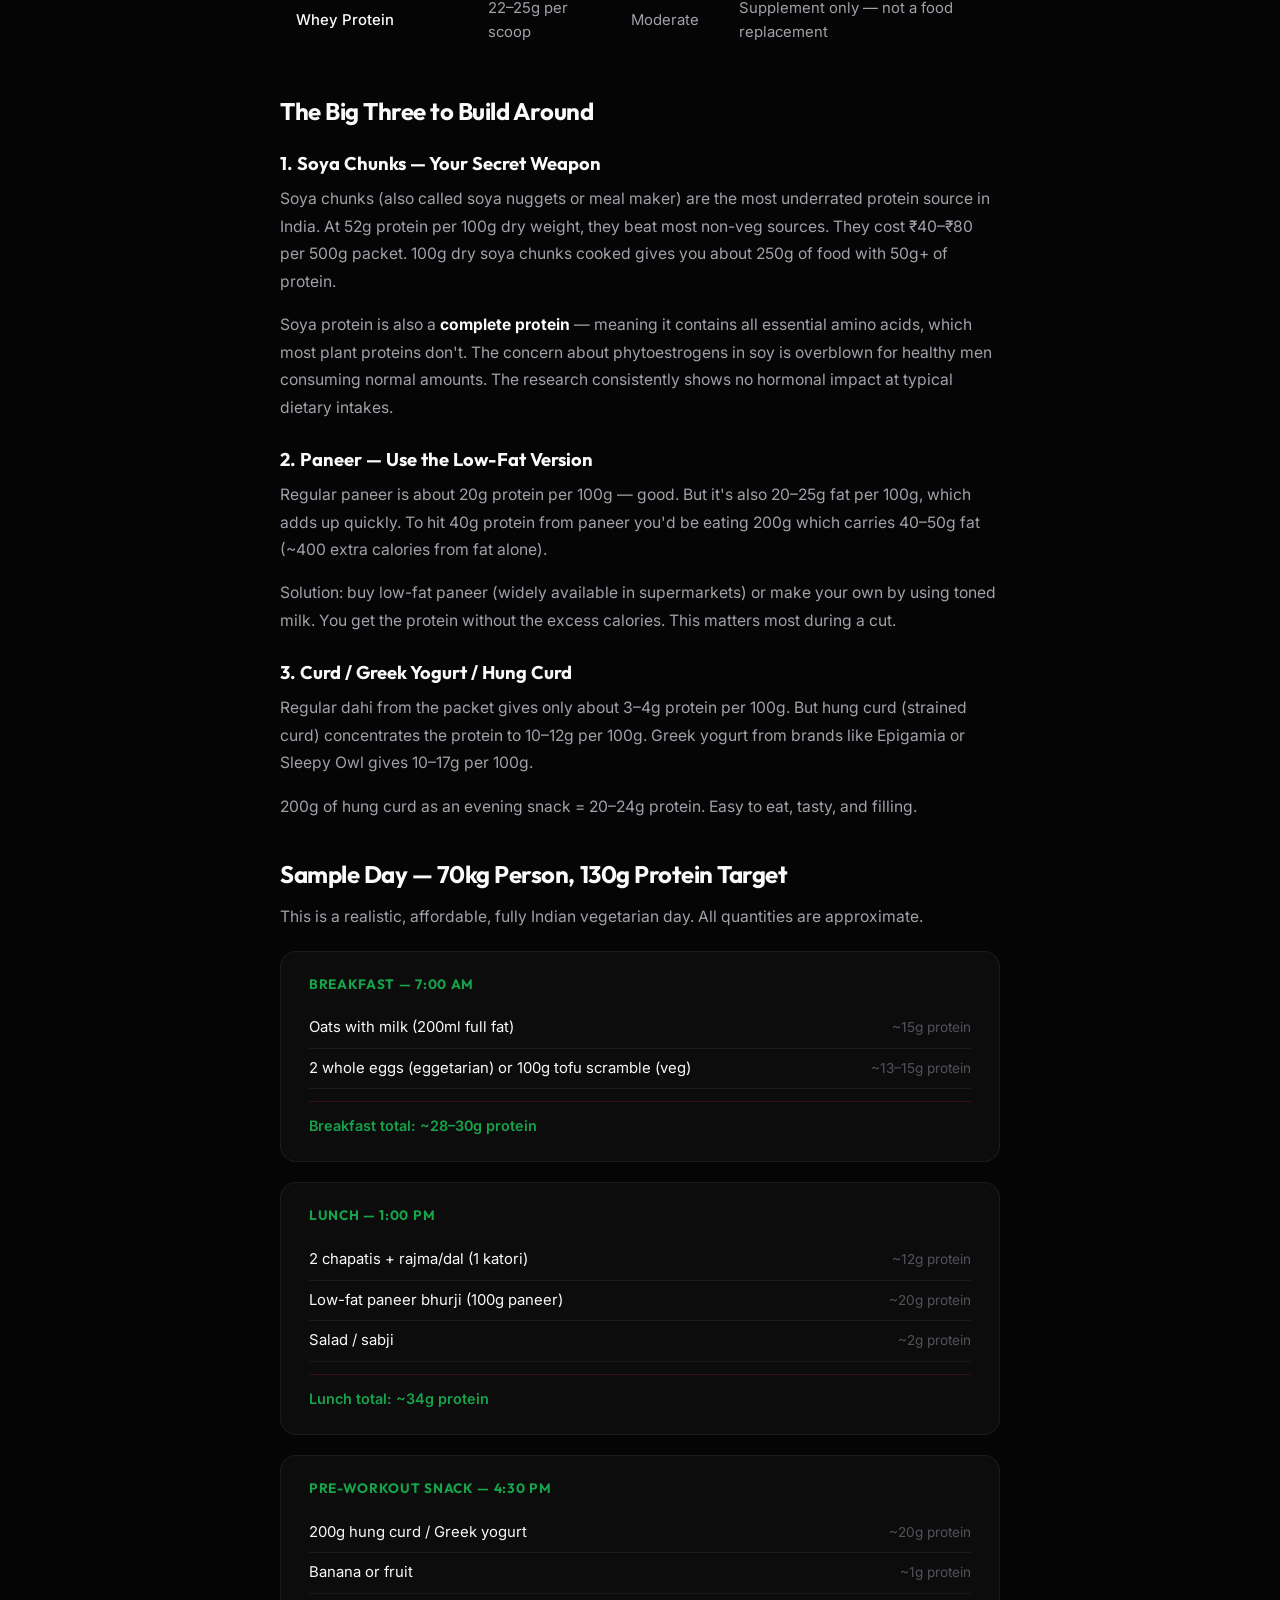
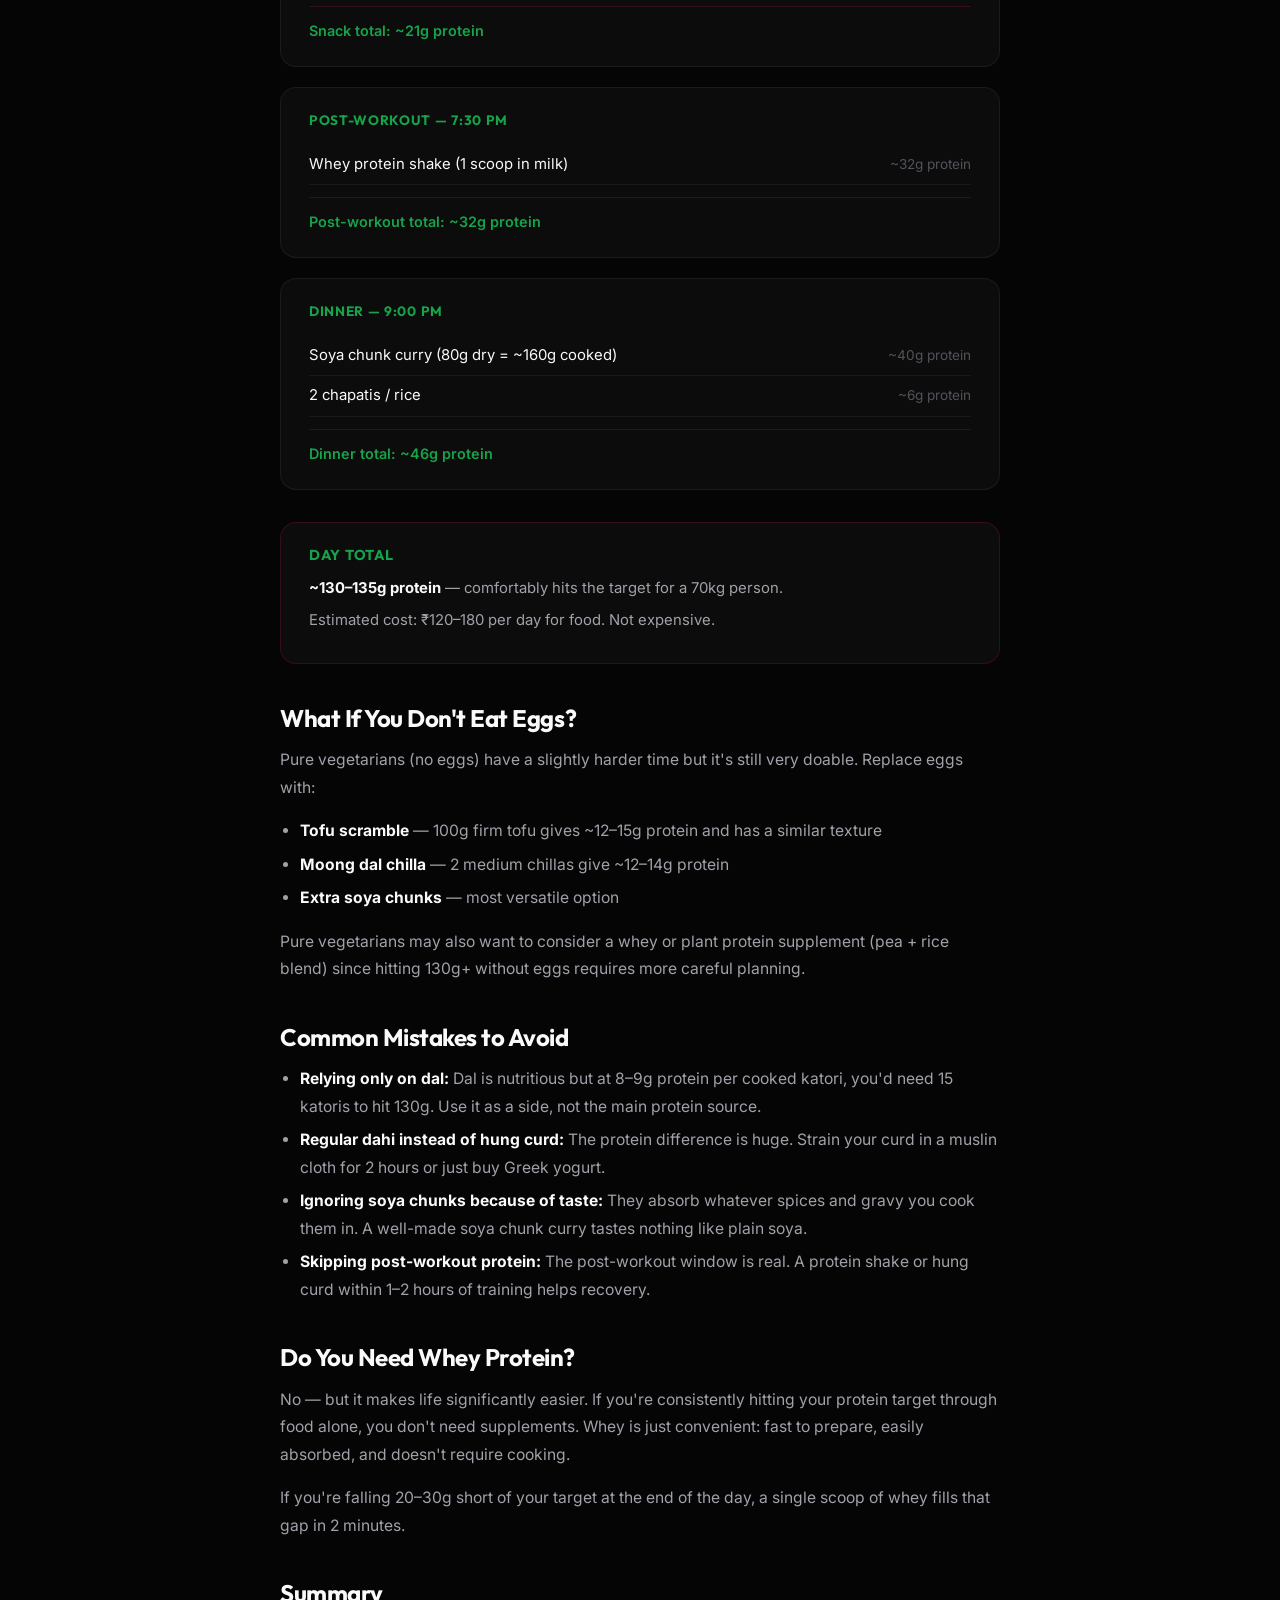
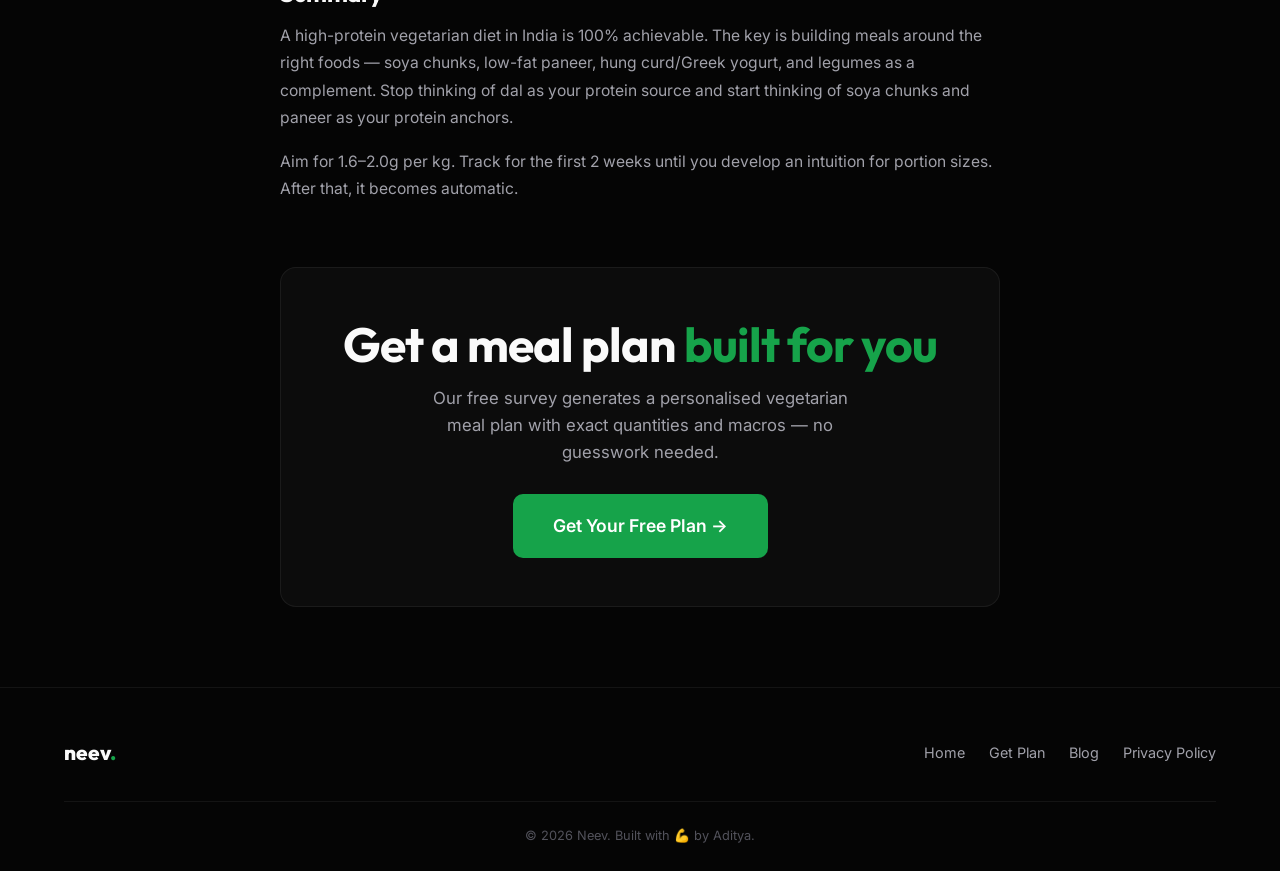
<file: articles/vegetarian-protein-diet.html>
<!DOCTYPE html>
<html lang="en">
<head>
  <meta charset="UTF-8">
  <meta name="viewport" content="width=device-width, initial-scale=1.0, viewport-fit=cover">
  <title>Complete Vegetarian High-Protein Diet Plan for Indians — Neev</title>
  <meta name="description" content="Hit 100g+ protein daily without chicken. Real Indian meals with full macro breakdowns. A practical vegetarian protein guide for Indian gym-goers.">
  <meta name="keywords" content="vegetarian protein diet India, high protein vegetarian Indian food, paneer protein, soya chunks protein, dal protein, vegetarian gym diet India">
  <meta name="theme-color" content="#050505">
  <link rel="stylesheet" href="../style.css">
  <script async src="https://pagead2.googlesyndication.com/pagead/js/adsbygoogle.js?client=ca-pub-9904864154045842" crossorigin="anonymous"></script>
  <style>
    .article-page { padding-top: 120px; padding-bottom: 80px; }
    .article-container { max-width: 720px; margin: 0 auto; }
    .article-header { margin-bottom: 48px; }
    .article-header h1 { margin-bottom: 16px; }
    .article-meta { display: flex; gap: 20px; color: var(--text-dim); font-size: 0.85rem; margin-bottom: 24px; flex-wrap: wrap; }
    .article-intro { font-size: 1.15rem; color: var(--text-muted); line-height: 1.75; border-left: 3px solid var(--primary); padding-left: 20px; margin-bottom: 48px; }
    .article-body h2 { font-size: 1.5rem; margin: 40px 0 14px; color: var(--text); }
    .article-body h3 { font-size: 1.15rem; margin: 28px 0 10px; color: var(--text); }
    .article-body p { margin-bottom: 16px; line-height: 1.75; font-size: 0.98rem; }
    .article-body ul, .article-body ol { padding-left: 20px; margin-bottom: 16px; }
    .article-body li { color: var(--text-muted); line-height: 1.75; font-size: 0.98rem; margin-bottom: 6px; }
    .article-body strong { color: var(--text); }
    .info-box {
      background: var(--card); border: 1px solid rgba(225,29,72,0.2);
      border-radius: var(--radius); padding: 24px 28px; margin: 32px 0;
    }
    .info-box h4 { color: var(--primary); margin-bottom: 10px; font-size: 0.9rem; text-transform: uppercase; letter-spacing: 0.05em; }
    .info-box p, .info-box li { font-size: 0.93rem; margin-bottom: 6px; }
    .data-table { width: 100%; border-collapse: collapse; margin: 24px 0; }
    .data-table th { text-align: left; padding: 10px 16px; font-size: 0.8rem; color: var(--text-dim); text-transform: uppercase; letter-spacing: 0.05em; border-bottom: 1px solid var(--card-border); }
    .data-table td { padding: 12px 16px; font-size: 0.93rem; border-bottom: 1px solid var(--card-border); color: var(--text-muted); }
    .data-table tr:last-child td { border-bottom: none; }
    .data-table td:first-child { color: var(--text); font-weight: 500; }
    .meal-plan-day { background: var(--card); border: 1px solid var(--card-border); border-radius: var(--radius); padding: 24px 28px; margin: 20px 0; }
    .meal-plan-day h4 { color: var(--primary); font-size: 0.85rem; text-transform: uppercase; letter-spacing: 0.05em; margin-bottom: 16px; }
    .meal-item { display: flex; justify-content: space-between; align-items: baseline; padding: 8px 0; border-bottom: 1px solid var(--card-border); font-size: 0.93rem; }
    .meal-item:last-child { border-bottom: none; }
    .meal-item span:first-child { color: var(--text); }
    .meal-item span:last-child { color: var(--text-dim); font-size: 0.85rem; }
    .day-total { margin-top: 12px; padding-top: 12px; border-top: 1px solid rgba(225,29,72,0.2); font-size: 0.9rem; color: var(--primary); font-weight: 600; }
    .article-cta { text-align: center; padding: 48px 32px; margin-top: 64px; background: var(--card); border: 1px solid var(--card-border); border-radius: var(--radius); }
    .article-cta h2 { margin-bottom: 12px; }
    .article-cta p { margin-bottom: 28px; max-width: 440px; margin-left: auto; margin-right: auto; }
    .back-link { display: inline-flex; align-items: center; gap: 8px; color: var(--text-muted); font-size: 0.9rem; margin-bottom: 48px; }
    .back-link:hover { color: var(--text); }
  </style>
</head>
<body>

  <nav class="navbar scrolled" id="navbar">
    <div class="container">
      <a href="../index.html" class="nav-logo">neev<span>.</span></a>
      <ul class="nav-links" id="navLinks">
        <li><a href="../index.html">Home</a></li>
        <li><a href="../survey.html">Get Plan</a></li>
        <li><a href="../blog.html" style="color:var(--primary)">Blog</a></li>
      </ul>
      <a href="../survey.html" class="nav-cta">Get Free Plan →</a>
      <button class="nav-mobile-toggle" id="mobileToggle" aria-label="Toggle menu">☰</button>
    </div>
  </nav>

  <main class="article-page">
    <div class="container">
      <div class="article-container">

        <a href="../blog.html" class="back-link">← Back to Blog</a>

        <div class="article-header">
          <h1>Complete Vegetarian <span class="text-gradient">High-Protein</span> Diet Plan for Indians</h1>
          <div class="article-meta">
            <span>📅 May 2026</span>
            <span>⏱ 8 min read</span>
            <span>🥦 Diet & Nutrition</span>
          </div>
          <p class="article-intro">The most common complaint from Indian vegetarian gym-goers: "I can't hit my protein target." The truth is you absolutely can — you just need to know which foods to prioritise. Here's everything laid out clearly.</p>
        </div>

        <div class="article-body">

          <h2>Why Protein Matters (Quick Version)</h2>
          <p>Protein is the building block of muscle. When you train, you create small tears in muscle fibres. Protein supplies the amino acids your body needs to repair and grow those fibres back stronger. Without enough protein, you recover slower, gain less muscle, and lose more muscle when cutting.</p>
          <p>The target for active vegetarians: <strong>1.6–2.0g of protein per kg of bodyweight per day.</strong> For a 70kg person, that's 112–140g of protein daily.</p>
          <p>Yes, that's achievable on a vegetarian Indian diet. Let's show you how.</p>

          <h2>Your Best Vegetarian Protein Sources</h2>
          <p>Not all protein sources are equal. Here's a ranked breakdown based on protein per 100g (raw/uncooked unless noted):</p>

          <table class="data-table">
            <thead>
              <tr><th>Food</th><th>Protein per 100g</th><th>Cost</th><th>Notes</th></tr>
            </thead>
            <tbody>
              <tr><td>Soya Chunks (dry)</td><td>52g</td><td>Very cheap</td><td>Best gram-for-gram vegetarian protein</td></tr>
              <tr><td>Low-fat Paneer</td><td>18–22g</td><td>Moderate</td><td>Higher in fat — portion matters</td></tr>
              <tr><td>Greek Yogurt / Hung Curd</td><td>10–17g</td><td>Moderate</td><td>Also great for gut health</td></tr>
              <tr><td>Whole Eggs (eggetarian)</td><td>13g</td><td>Cheap</td><td>Complete protein, best bioavailability</td></tr>
              <tr><td>Tofu (firm)</td><td>12–15g</td><td>Moderate</td><td>Low fat, very versatile</td></tr>
              <tr><td>Rajma / Chickpeas / Lentils</td><td>8–9g (cooked)</td><td>Very cheap</td><td>Incomplete protein — combine with grains</td></tr>
              <tr><td>Milk (full fat)</td><td>3.4g per 100ml</td><td>Cheap</td><td>Easy liquid protein source</td></tr>
              <tr><td>Whey Protein</td><td>22–25g per scoop</td><td>Moderate</td><td>Supplement only — not a food replacement</td></tr>
            </tbody>
          </table>

          <h2>The Big Three to Build Around</h2>

          <h3>1. Soya Chunks — Your Secret Weapon</h3>
          <p>Soya chunks (also called soya nuggets or meal maker) are the most underrated protein source in India. At 52g protein per 100g dry weight, they beat most non-veg sources. They cost ₹40–₹80 per 500g packet. 100g dry soya chunks cooked gives you about 250g of food with 50g+ of protein.</p>
          <p>Soya protein is also a <strong>complete protein</strong> — meaning it contains all essential amino acids, which most plant proteins don't. The concern about phytoestrogens in soy is overblown for healthy men consuming normal amounts. The research consistently shows no hormonal impact at typical dietary intakes.</p>

          <h3>2. Paneer — Use the Low-Fat Version</h3>
          <p>Regular paneer is about 20g protein per 100g — good. But it's also 20–25g fat per 100g, which adds up quickly. To hit 40g protein from paneer you'd be eating 200g which carries 40–50g fat (~400 extra calories from fat alone).</p>
          <p>Solution: buy low-fat paneer (widely available in supermarkets) or make your own by using toned milk. You get the protein without the excess calories. This matters most during a cut.</p>

          <h3>3. Curd / Greek Yogurt / Hung Curd</h3>
          <p>Regular dahi from the packet gives only about 3–4g protein per 100g. But hung curd (strained curd) concentrates the protein to 10–12g per 100g. Greek yogurt from brands like Epigamia or Sleepy Owl gives 10–17g per 100g.</p>
          <p>200g of hung curd as an evening snack = 20–24g protein. Easy to eat, tasty, and filling.</p>

          <h2>Sample Day — 70kg Person, 130g Protein Target</h2>
          <p>This is a realistic, affordable, fully Indian vegetarian day. All quantities are approximate.</p>

          <div class="meal-plan-day">
            <h4>Breakfast — 7:00 AM</h4>
            <div class="meal-item"><span>Oats with milk (200ml full fat)</span><span>~15g protein</span></div>
            <div class="meal-item"><span>2 whole eggs (eggetarian) or 100g tofu scramble (veg)</span><span>~13–15g protein</span></div>
            <div class="day-total">Breakfast total: ~28–30g protein</div>
          </div>

          <div class="meal-plan-day">
            <h4>Lunch — 1:00 PM</h4>
            <div class="meal-item"><span>2 chapatis + rajma/dal (1 katori)</span><span>~12g protein</span></div>
            <div class="meal-item"><span>Low-fat paneer bhurji (100g paneer)</span><span>~20g protein</span></div>
            <div class="meal-item"><span>Salad / sabji</span><span>~2g protein</span></div>
            <div class="day-total">Lunch total: ~34g protein</div>
          </div>

          <div class="meal-plan-day">
            <h4>Pre-Workout Snack — 4:30 PM</h4>
            <div class="meal-item"><span>200g hung curd / Greek yogurt</span><span>~20g protein</span></div>
            <div class="meal-item"><span>Banana or fruit</span><span>~1g protein</span></div>
            <div class="day-total">Snack total: ~21g protein</div>
          </div>

          <div class="meal-plan-day">
            <h4>Post-Workout — 7:30 PM</h4>
            <div class="meal-item"><span>Whey protein shake (1 scoop in milk)</span><span>~32g protein</span></div>
            <div class="day-total">Post-workout total: ~32g protein</div>
          </div>

          <div class="meal-plan-day">
            <h4>Dinner — 9:00 PM</h4>
            <div class="meal-item"><span>Soya chunk curry (80g dry = ~160g cooked)</span><span>~40g protein</span></div>
            <div class="meal-item"><span>2 chapatis / rice</span><span>~6g protein</span></div>
            <div class="day-total">Dinner total: ~46g protein</div>
          </div>

          <div class="info-box">
            <h4>Day Total</h4>
            <p><strong>~130–135g protein</strong> — comfortably hits the target for a 70kg person.</p>
            <p>Estimated cost: ₹120–180 per day for food. Not expensive.</p>
          </div>

          <h2>What If You Don't Eat Eggs?</h2>
          <p>Pure vegetarians (no eggs) have a slightly harder time but it's still very doable. Replace eggs with:</p>
          <ul>
            <li><strong>Tofu scramble</strong> — 100g firm tofu gives ~12–15g protein and has a similar texture</li>
            <li><strong>Moong dal chilla</strong> — 2 medium chillas give ~12–14g protein</li>
            <li><strong>Extra soya chunks</strong> — most versatile option</li>
          </ul>
          <p>Pure vegetarians may also want to consider a whey or plant protein supplement (pea + rice blend) since hitting 130g+ without eggs requires more careful planning.</p>

          <h2>Common Mistakes to Avoid</h2>
          <ul>
            <li><strong>Relying only on dal:</strong> Dal is nutritious but at 8–9g protein per cooked katori, you'd need 15 katoris to hit 130g. Use it as a side, not the main protein source.</li>
            <li><strong>Regular dahi instead of hung curd:</strong> The protein difference is huge. Strain your curd in a muslin cloth for 2 hours or just buy Greek yogurt.</li>
            <li><strong>Ignoring soya chunks because of taste:</strong> They absorb whatever spices and gravy you cook them in. A well-made soya chunk curry tastes nothing like plain soya.</li>
            <li><strong>Skipping post-workout protein:</strong> The post-workout window is real. A protein shake or hung curd within 1–2 hours of training helps recovery.</li>
          </ul>

          <h2>Do You Need Whey Protein?</h2>
          <p>No — but it makes life significantly easier. If you're consistently hitting your protein target through food alone, you don't need supplements. Whey is just convenient: fast to prepare, easily absorbed, and doesn't require cooking.</p>
          <p>If you're falling 20–30g short of your target at the end of the day, a single scoop of whey fills that gap in 2 minutes.</p>

          <h2>Summary</h2>
          <p>A high-protein vegetarian diet in India is 100% achievable. The key is building meals around the right foods — soya chunks, low-fat paneer, hung curd/Greek yogurt, and legumes as a complement. Stop thinking of dal as your protein source and start thinking of soya chunks and paneer as your protein anchors.</p>
          <p>Aim for 1.6–2.0g per kg. Track for the first 2 weeks until you develop an intuition for portion sizes. After that, it becomes automatic.</p>

        </div>

        <div class="article-cta">
          <h2>Get a meal plan <span class="text-gradient">built for you</span></h2>
          <p>Our free survey generates a personalised vegetarian meal plan with exact quantities and macros — no guesswork needed.</p>
          <a href="../survey.html" class="btn btn-primary btn-lg">Get Your Free Plan →</a>
        </div>

      </div>
    </div>
  </main>

  <footer class="footer">
    <div class="container">
      <div class="footer-content">
        <div class="footer-logo">neev<span>.</span></div>
        <ul class="footer-links">
          <li><a href="../index.html">Home</a></li>
          <li><a href="../survey.html">Get Plan</a></li>
          <li><a href="../blog.html">Blog</a></li>
          <li><a href="../privacy.html">Privacy Policy</a></li>
        </ul>
      </div>
      <div class="footer-bottom">
        <p>© 2026 Neev. Built with 💪 by Aditya.</p>
      </div>
    </div>
  </footer>

  <script>
    window.addEventListener('scroll', () => {
      document.getElementById('navbar').classList.toggle('scrolled', window.scrollY > 50);
    });
    document.getElementById('mobileToggle').addEventListener('click', () => {
      document.getElementById('navLinks').classList.toggle('mobile-open');
    });
  </script>
</body>
</html>
</file>
<file: style.css>
/* ===== NEEV DESIGN SYSTEM ===== */
@import url('https://fonts.googleapis.com/css2?family=Outfit:wght@300;400;500;600;700;800;900&family=Inter:wght@300;400;500;600;700&display=swap');

/* --- Tokens --- */
:root {
  --bg: #050505;
  --surface: #0e0e0e;
  --card: rgba(255,255,255,0.03);
  --card-border: rgba(255,255,255,0.06);
  --card-hover: rgba(255,255,255,0.06);
  --primary: #16a34a;
  --primary-glow: #22c55e;
  --accent: #fafafa;
  --green: #4ade80;
  --green-dim: rgba(22,163,74,0.12);
  --text: #fafafa;
  --text-muted: #a1a1aa;
  --text-dim: #52525b;
  --radius: 16px;
  --radius-sm: 10px;
  --radius-xs: 6px;
  --shadow: 0 8px 32px rgba(0,0,0,0.5);
  --shadow-glow: 0 0 30px rgba(22,163,74,0.2);
  --font-heading: 'Outfit', sans-serif;
  --font-body: 'Inter', sans-serif;
  --transition: 0.3s cubic-bezier(0.4, 0, 0.2, 1);
  --max-width: 1200px;
}

/* --- Reset --- */
*, *::before, *::after { margin: 0; padding: 0; box-sizing: border-box; }

html {
  scroll-behavior: smooth;
  font-size: 16px;
  -webkit-font-smoothing: antialiased;
}

body {
  font-family: var(--font-body);
  background: var(--bg);
  color: var(--text);
  line-height: 1.6;
  overflow-x: hidden;
}

a { color: var(--primary); text-decoration: none; transition: var(--transition); }
a:hover { color: var(--primary-glow); }

img { max-width: 100%; display: block; }

/* --- Typography --- */
h1, h2, h3, h4, h5 { font-family: var(--font-heading); font-weight: 700; line-height: 1.2; }
h1 { font-size: clamp(2.5rem, 6vw, 4.5rem); letter-spacing: -0.03em; }
h2 { font-size: clamp(1.8rem, 4vw, 3rem); letter-spacing: -0.02em; }
h3 { font-size: clamp(1.2rem, 2.5vw, 1.5rem); }
p { color: var(--text-muted); font-size: 1.05rem; }

.text-gradient {
  color: var(--primary);
}

/* --- Layout --- */
.container { max-width: var(--max-width); margin: 0 auto; padding: 0 24px; }
section { padding: 100px 0; }

/* --- Navbar --- */
.navbar {
  position: fixed; top: 0; left: 0; right: 0; z-index: 1000;
  padding: 16px 0;
  background: rgba(10,10,10,0.8);
  backdrop-filter: blur(20px);
  -webkit-backdrop-filter: blur(20px);
  border-bottom: 1px solid transparent;
  transition: var(--transition);
}
.navbar.scrolled { border-bottom-color: var(--card-border); }
.navbar .container { display: flex; align-items: center; justify-content: space-between; }
.nav-logo {
  font-family: var(--font-heading);
  font-size: 1.6rem; font-weight: 800;
  letter-spacing: -0.03em;
}
.nav-logo span { color: var(--primary); }
.nav-links { display: flex; gap: 32px; list-style: none; }
.nav-links a {
  color: var(--text-muted); font-size: 0.9rem; font-weight: 500;
  transition: var(--transition); position: relative;
}
.nav-links a:hover { color: var(--text); }
.nav-links a::after {
  content: ''; position: absolute; bottom: -4px; left: 0;
  width: 0; height: 2px; background: var(--primary);
  transition: var(--transition);
}
.nav-links a:hover::after { width: 100%; }
.nav-cta {
  padding: 10px 24px; border-radius: var(--radius-xs);
  background: var(--primary); color: #fff;
  font-weight: 600; font-size: 0.9rem;
  border: none; cursor: pointer; transition: var(--transition);
}
.nav-cta:hover { transform: translateY(-2px); box-shadow: var(--shadow-glow); color: #fff; }
.nav-mobile-toggle { display: none; background: none; border: none; color: var(--text); font-size: 1.5rem; cursor: pointer; }

/* --- Buttons --- */
.btn {
  display: inline-flex; align-items: center; gap: 8px;
  padding: 14px 32px; border-radius: var(--radius-xs);
  font-family: var(--font-body); font-weight: 600; font-size: 1rem;
  cursor: pointer; transition: var(--transition); border: none;
  text-decoration: none;
}
.btn-primary {
  background: var(--primary); color: #fff;
}
.btn-primary:hover { transform: translateY(-3px); box-shadow: var(--shadow-glow); color: #fff; }
.btn-secondary {
  background: transparent; color: var(--text);
  border: 1px solid var(--card-border);
}
.btn-secondary:hover { border-color: var(--primary); color: var(--primary); }
.btn-lg { padding: 18px 40px; font-size: 1.1rem; border-radius: var(--radius-sm); }

/* --- Cards --- */
.card {
  background: var(--card);
  border: 1px solid var(--card-border);
  border-radius: var(--radius);
  padding: 32px;
  transition: var(--transition);
}
.card:hover {
  background: var(--card-hover);
  border-color: rgba(22,163,74,0.25);
  transform: translateY(-4px);
  box-shadow: var(--shadow);
}

/* --- Hero --- */
.hero {
  min-height: 100vh; display: flex; align-items: center;
  position: relative; overflow: hidden; padding-top: 80px;
}
.hero-bg {
  position: absolute; inset: 0; z-index: 0;
}
.hero-bg::before {
  content: ''; position: absolute; inset: 0;
  background: radial-gradient(ellipse 500px 350px at 30% 40%, rgba(22,163,74,0.08) 0%, transparent 70%);
}
.hero-bg::after {
  content: ''; position: absolute; bottom: 0; left: 0; right: 0;
  height: 200px;
  background: linear-gradient(to top, var(--bg), transparent);
}
.hero-content { position: relative; z-index: 1; text-align: center; max-width: 800px; margin: 0 auto; }
.hero-badge {
  display: inline-flex; align-items: center; gap: 8px;
  padding: 8px 20px; border-radius: 100px;
  background: rgba(22,163,74,0.08);
  border: 1px solid rgba(22,163,74,0.15);
  font-size: 0.85rem; color: var(--primary-glow); font-weight: 500;
  margin-bottom: 24px;
}
.hero-badge .dot { width: 6px; height: 6px; border-radius: 50%; background: var(--primary); animation: pulse-dot 2s infinite; }
.hero h1 { margin-bottom: 20px; }
.hero p { font-size: 1.2rem; max-width: 600px; margin: 0 auto 40px; }
.hero-buttons { display: flex; gap: 16px; justify-content: center; flex-wrap: wrap; }
.hero-stats {
  display: flex; gap: 48px; justify-content: center; margin-top: 64px;
  padding-top: 48px; border-top: 1px solid var(--card-border);
}
.hero-stat h3 { font-size: 2rem; font-weight: 800; }
.hero-stat h3 span { color: var(--primary); }
.hero-stat p { font-size: 0.85rem; margin-top: 4px; }
.scroll-indicator {
  position: absolute; bottom: 32px; left: 50%; transform: translateX(-50%);
  display: flex; flex-direction: column; align-items: center; gap: 8px;
  color: var(--text-dim); font-size: 0.75rem;
  animation: bounce 2s infinite;
}
.scroll-indicator .arrow { width: 20px; height: 20px; border-right: 2px solid var(--text-dim); border-bottom: 2px solid var(--text-dim); transform: rotate(45deg); }

/* --- Steps Section --- */
.steps { background: var(--surface); }
.section-header { text-align: center; max-width: 600px; margin: 0 auto 64px; }
.section-header p { margin-top: 16px; }
.steps-grid { display: grid; grid-template-columns: repeat(3, 1fr); gap: 24px; }
.step-card { text-align: center; padding: 48px 32px; position: relative; }
.step-number {
  width: 56px; height: 56px; border-radius: 50%;
  background: var(--primary); color: #fff;
  display: flex; align-items: center; justify-content: center;
  font-family: var(--font-heading); font-weight: 800; font-size: 1.2rem;
  margin: 0 auto 24px;
}
.step-card h3 { margin-bottom: 12px; }
.step-card .icon { font-size: 2.5rem; margin-bottom: 20px; }

/* --- Features --- */
.features-grid { display: grid; grid-template-columns: repeat(2, 1fr); gap: 24px; }
.feature-card { display: flex; gap: 20px; align-items: flex-start; }
.feature-icon {
  width: 48px; height: 48px; min-width: 48px; border-radius: var(--radius-sm);
  background: rgba(22,163,74,0.08);
  display: flex; align-items: center; justify-content: center;
  font-size: 1.4rem;
}
.feature-card h3 { margin-bottom: 8px; font-size: 1.1rem; }
.feature-card p { font-size: 0.95rem; }

/* --- Creator Section --- */
.creator { background: var(--surface); }
.creator-content {
  display: grid; grid-template-columns: 1fr 1.5fr; gap: 64px; align-items: center;
}
.creator-image {
  width: 100%; aspect-ratio: 1; border-radius: var(--radius);
  background: rgba(22,163,74,0.05);
  border: 1px solid var(--card-border);
  display: flex; align-items: center; justify-content: center;
  font-size: 1rem; color: var(--text-dim);
  overflow: hidden;
}
.creator-info h2 { margin-bottom: 16px; }
.creator-info p { margin-bottom: 16px; }
.creator-tags { display: flex; gap: 10px; flex-wrap: wrap; margin-top: 24px; }
.creator-tag {
  padding: 6px 16px; border-radius: 100px;
  background: var(--card); border: 1px solid var(--card-border);
  font-size: 0.85rem; color: var(--text-muted);
}
.instagram-link {
  display: inline-flex; align-items: center; gap: 8px;
  margin-top: 24px; padding: 12px 24px; border-radius: var(--radius-xs);
  background: linear-gradient(135deg, #833AB4, #E1306C, #F77737);
  color: #fff; font-weight: 600; font-size: 0.95rem;
}
.instagram-link:hover { transform: translateY(-2px); color: #fff; box-shadow: 0 8px 24px rgba(225,48,108,0.3); }

/* --- Footer --- */
.footer {
  padding: 48px 0 24px;
  border-top: 1px solid var(--card-border);
}
.footer-content { display: flex; justify-content: space-between; align-items: center; flex-wrap: wrap; gap: 16px; }
.footer-logo { font-family: var(--font-heading); font-size: 1.3rem; font-weight: 800; }
.footer-logo span { color: var(--primary); }
.footer-links { display: flex; gap: 24px; list-style: none; }
.footer-links a { color: var(--text-muted); font-size: 0.9rem; }
.footer-links a:hover { color: var(--text); }
.footer-bottom { text-align: center; margin-top: 32px; padding-top: 24px; border-top: 1px solid var(--card-border); }
.footer-bottom p { font-size: 0.8rem; color: var(--text-dim); }

/* --- Survey Styles --- */
.survey-page { min-height: 100vh; padding-top: 100px; padding-bottom: 60px; }
.survey-container { max-width: 680px; margin: 0 auto; }
.progress-bar { width: 100%; height: 4px; background: var(--card); border-radius: 100px; margin-bottom: 48px; overflow: hidden; }
.progress-fill { height: 100%; background: var(--primary); border-radius: 100px; transition: width 0.5s ease; }
.survey-step { display: none; animation: fadeIn 0.4s ease; }
.survey-step.active { display: block; }
.survey-step h2 { margin-bottom: 8px; }
.survey-step > p { margin-bottom: 36px; }
.form-group { margin-bottom: 24px; }
.form-group label { display: block; font-size: 0.9rem; font-weight: 500; margin-bottom: 8px; color: var(--text); }
.form-group input, .form-group select {
  width: 100%; padding: 14px 18px;
  background: var(--card); border: 1px solid var(--card-border);
  border-radius: var(--radius-sm); color: var(--text);
  font-family: var(--font-body); font-size: 1rem;
  transition: var(--transition); outline: none;
}
.form-group input:focus, .form-group select:focus { border-color: var(--primary); box-shadow: 0 0 0 3px rgba(22,163,74,0.15); }
.form-group select option { background: var(--surface); }
.form-row { display: grid; grid-template-columns: 1fr 1fr; gap: 16px; }

/* Option Cards (for survey choices) */
.option-cards { display: grid; grid-template-columns: repeat(2, 1fr); gap: 12px; }
.option-cards.three-col { grid-template-columns: repeat(3, 1fr); }
.option-card {
  padding: 20px; border-radius: var(--radius-sm);
  background: var(--card); border: 2px solid var(--card-border);
  cursor: pointer; text-align: center; transition: var(--transition);
}
.option-card:hover { border-color: rgba(22,163,74,0.35); background: var(--card-hover); }
.option-card.selected { border-color: var(--primary); background: rgba(22,163,74,0.08); }
.option-card .icon { font-size: 2rem; margin-bottom: 10px; }
.option-card h4 { font-size: 0.95rem; margin-bottom: 4px; }
.option-card p { font-size: 0.8rem; color: var(--text-dim); }

.survey-nav { display: flex; justify-content: space-between; margin-top: 40px; }

/* --- Results Page --- */
.results-page { padding-top: 100px; padding-bottom: 60px; }
.results-header { text-align: center; margin-bottom: 48px; }
.results-header h1 { margin-bottom: 12px; }

.stats-grid { display: grid; grid-template-columns: repeat(4, 1fr); gap: 16px; margin-bottom: 48px; }
.stat-card { text-align: center; padding: 28px 20px; }
.stat-card .stat-value { font-family: var(--font-heading); font-size: 2.2rem; font-weight: 800; color: var(--primary); }
.stat-card .stat-label { font-size: 0.85rem; color: var(--text-muted); margin-top: 4px; }
.stat-card .stat-unit { font-size: 0.9rem; color: var(--text-dim); font-weight: 400; }

.macro-bar { display: flex; height: 12px; border-radius: 100px; overflow: hidden; margin: 24px 0; }
.macro-bar .protein { background: var(--green); }
.macro-bar .carbs { background: #f59e0b; }
.macro-bar .fat { background: #ef4444; }
.macro-legend { display: flex; gap: 24px; justify-content: center; }
.macro-legend-item { display: flex; align-items: center; gap: 8px; font-size: 0.9rem; }
.macro-legend-item .dot { width: 10px; height: 10px; border-radius: 50%; }

.plan-section { margin-bottom: 48px; }
.plan-section > h2 { margin-bottom: 24px; }

.meal-day { margin-bottom: 24px; }
.meal-day h3 { margin-bottom: 12px; font-size: 1.1rem; color: var(--primary); }
.meal-table { width: 100%; border-collapse: collapse; }
.meal-table th {
  text-align: left; padding: 10px 16px; font-size: 0.8rem;
  color: var(--text-dim); text-transform: uppercase; letter-spacing: 0.05em;
  border-bottom: 1px solid var(--card-border);
}
.meal-table td {
  padding: 12px 16px; font-size: 0.95rem; border-bottom: 1px solid var(--card-border);
}
.meal-table tr:last-child td { border-bottom: none; }

.workout-day { margin-bottom: 32px; }
.workout-day h3 { margin-bottom: 4px; font-size: 1.1rem; }
.workout-day .day-label { font-size: 0.85rem; color: var(--primary); margin-bottom: 12px; }
.exercise-row { display: grid; grid-template-columns: 2.5fr 0.8fr 1fr; gap: 8px; padding: 10px 0; border-bottom: 1px solid var(--card-border); font-size: 0.95rem; }
.exercise-row.header { font-size: 0.8rem; color: var(--text-dim); text-transform: uppercase; letter-spacing: 0.05em; font-weight: 600; }

.results-actions { display: flex; gap: 16px; justify-content: center; margin-top: 48px; flex-wrap: wrap; }

/* --- Blog --- */
.blog-page { padding-top: 100px; }
.blog-grid { display: grid; grid-template-columns: repeat(auto-fill, minmax(340px, 1fr)); gap: 24px; }
.blog-card { overflow: hidden; }
.blog-card-image { height: 200px; background: rgba(22,163,74,0.05); border-radius: var(--radius-sm); margin-bottom: 20px; display: flex; align-items: center; justify-content: center; font-size: 3rem; }
.blog-card h3 { margin-bottom: 8px; }
.blog-card p { font-size: 0.9rem; margin-bottom: 12px; }
.blog-card .blog-meta { font-size: 0.8rem; color: var(--text-dim); }

/* --- Animations --- */
@keyframes fadeIn { from { opacity: 0; transform: translateY(20px); } to { opacity: 1; transform: translateY(0); } }
@keyframes pulse-dot { 0%, 100% { opacity: 1; } 50% { opacity: 0.4; } }
@keyframes bounce { 0%, 20%, 50%, 80%, 100% { transform: translateX(-50%) translateY(0); } 40% { transform: translateX(-50%) translateY(-8px); } 60% { transform: translateX(-50%) translateY(-4px); } }
@keyframes float { 0%, 100% { transform: translateY(0); } 50% { transform: translateY(-10px); } }

.fade-in { opacity: 0; transform: translateY(30px); transition: opacity 0.6s ease, transform 0.6s ease; }
.fade-in.visible { opacity: 1; transform: translateY(0); }
.fade-in-delay-1 { transition-delay: 0.1s; }
.fade-in-delay-2 { transition-delay: 0.2s; }
.fade-in-delay-3 { transition-delay: 0.3s; }

/* --- Twemoji sizing --- */
img.emoji {
  height: 1.2em;
  width: 1.2em;
  margin: 0 0.05em 0 0.1em;
  vertical-align: -0.15em;
  display: inline;
}
.option-card img.emoji,
.step-card img.emoji,
.feature-icon img.emoji,
.blog-card-image img.emoji {
  height: 1em;
  width: 1em;
}

/* --- Responsive --- */
@media (max-width: 768px) {
  section { padding: 64px 0; }
  .nav-links { display: none; }
  .nav-cta { padding: 8px 16px; font-size: 0.8rem; }
  .nav-mobile-toggle { display: block; }
  .nav-links.mobile-open {
    display: flex; flex-direction: column;
    position: absolute; top: 100%; left: 0; right: 0;
    background: var(--surface); padding: 24px;
    border-bottom: 1px solid var(--card-border);
    gap: 16px;
  }
  .hero { min-height: 100svh; padding-top: 72px; }
  .hero p { font-size: 1.05rem; }
  .hero-stats { gap: 20px; flex-wrap: wrap; justify-content: center; }
  .hero-stat { flex: 0 0 auto; text-align: center; }
  .hero-stat h3 { font-size: 1.5rem; }
  .hero-buttons { flex-direction: column; align-items: stretch; }
  .hero-buttons .btn { justify-content: center; }
  .steps-grid { grid-template-columns: 1fr; }
  .step-card { padding: 32px 24px; }
  .features-grid { grid-template-columns: 1fr; }
  .creator-content { grid-template-columns: 1fr; text-align: center; gap: 32px; }
  .creator-image { max-width: 240px; margin: 0 auto; }
  .creator-tags { justify-content: center; }
  .stats-grid { grid-template-columns: repeat(2, 1fr); }
  .stat-card .stat-value { font-size: 1.6rem; }
  .form-row { grid-template-columns: 1fr; }
  .option-cards { grid-template-columns: repeat(2, 1fr); }
  .option-cards.three-col { grid-template-columns: repeat(3, 1fr); }
  .option-card { padding: 14px 10px; }
  .option-card .icon { font-size: 1.6rem; margin-bottom: 6px; }
  .option-card h4 { font-size: 0.85rem; }
  .option-card p { font-size: 0.72rem; }
  .btn { padding: 12px 24px; font-size: 0.95rem; }
  .btn-lg { padding: 16px 32px; font-size: 1rem; }
  /* Meal table horizontal scroll on mobile */
  .meal-day { overflow-x: auto; -webkit-overflow-scrolling: touch; }
  .meal-table { min-width: 580px; }
  .meal-table th, .meal-table td { padding: 8px 10px; font-size: 0.8rem; white-space: nowrap; }
  .exercise-row { grid-template-columns: 2fr 0.6fr 0.8fr; font-size: 0.82rem; gap: 4px; }
  .blog-grid { grid-template-columns: 1fr; }
  .footer-content { flex-direction: column; text-align: center; }
  .results-actions { flex-direction: column; align-items: stretch; }
  .results-actions .btn { justify-content: center; }
  .card { padding: 24px; }
  .plan-section { padding: 24px; }
}

@media (max-width: 480px) {
  .container { padding: 0 16px; }
  h1 { font-size: 2rem; }
  h2 { font-size: 1.5rem; }
  .hero-stat h3 { font-size: 1.3rem; }
  .stats-grid { grid-template-columns: 1fr 1fr; gap: 10px; }
  .stat-card { padding: 20px 12px; }
  .option-cards { grid-template-columns: 1fr 1fr; }
  .option-cards.three-col { grid-template-columns: 1fr 1fr 1fr; }
  .macro-legend { flex-wrap: wrap; gap: 12px; }
}

/* Touch-friendly: larger tap targets on mobile */
@media (hover: none) and (pointer: coarse) {
  .option-card { min-height: 70px; }
  .btn { min-height: 48px; }
  .form-group input, .form-group select { min-height: 48px; font-size: 16px; /* prevents iOS zoom */ }
  .nav-mobile-toggle { min-width: 44px; min-height: 44px; display: flex; align-items: center; justify-content: center; }
}

/* Safe area for notched phones */
@supports (padding: env(safe-area-inset-bottom)) {
  .footer { padding-bottom: calc(24px + env(safe-area-inset-bottom)); }
  .survey-nav { padding-bottom: env(safe-area-inset-bottom); }
}

/* Stat card text: prevent long labels from overflowing */
.stat-card .stat-value {
  overflow-wrap: break-word;
  word-break: break-word;
}

/* Print / Save as PDF */
@media print {
  .fade-in,
  .fade-in-delay-1,
  .fade-in-delay-2,
  .fade-in-delay-3 { opacity: 1 !important; transform: none !important; transition: none !important; transition-delay: 0s !important; }
  .navbar, .results-actions, .footer { display: none !important; }
  body { background: #fff !important; color: #111 !important; }
  * { color: #111 !important; }
  .text-gradient { color: #16a34a !important; background: none !important; -webkit-background-clip: unset !important; -webkit-text-fill-color: unset !important; }
  .stat-card .stat-value { color: #16a34a !important; font-size: 1.6rem !important; }
  .meal-day h3 { color: #16a34a !important; }
  .workout-day .day-label { color: #16a34a !important; }
  .card { background: #fff !important; border: 1px solid #ddd !important; box-shadow: none !important; break-inside: avoid; }
  .meal-day { overflow-x: visible !important; break-inside: avoid; }
  .meal-table { min-width: unset !important; }
  .meal-table th, .meal-table td { white-space: normal !important; }
  .workout-day { break-inside: avoid; }
  .plan-section { break-before: auto; }
  .macro-bar { print-color-adjust: exact; -webkit-print-color-adjust: exact; }
  .macro-bar .protein { background: #16a34a !important; }
  .macro-bar .carbs { background: #f59e0b !important; }
  .macro-bar .fat { background: #ef4444 !important; }
}
</file>
